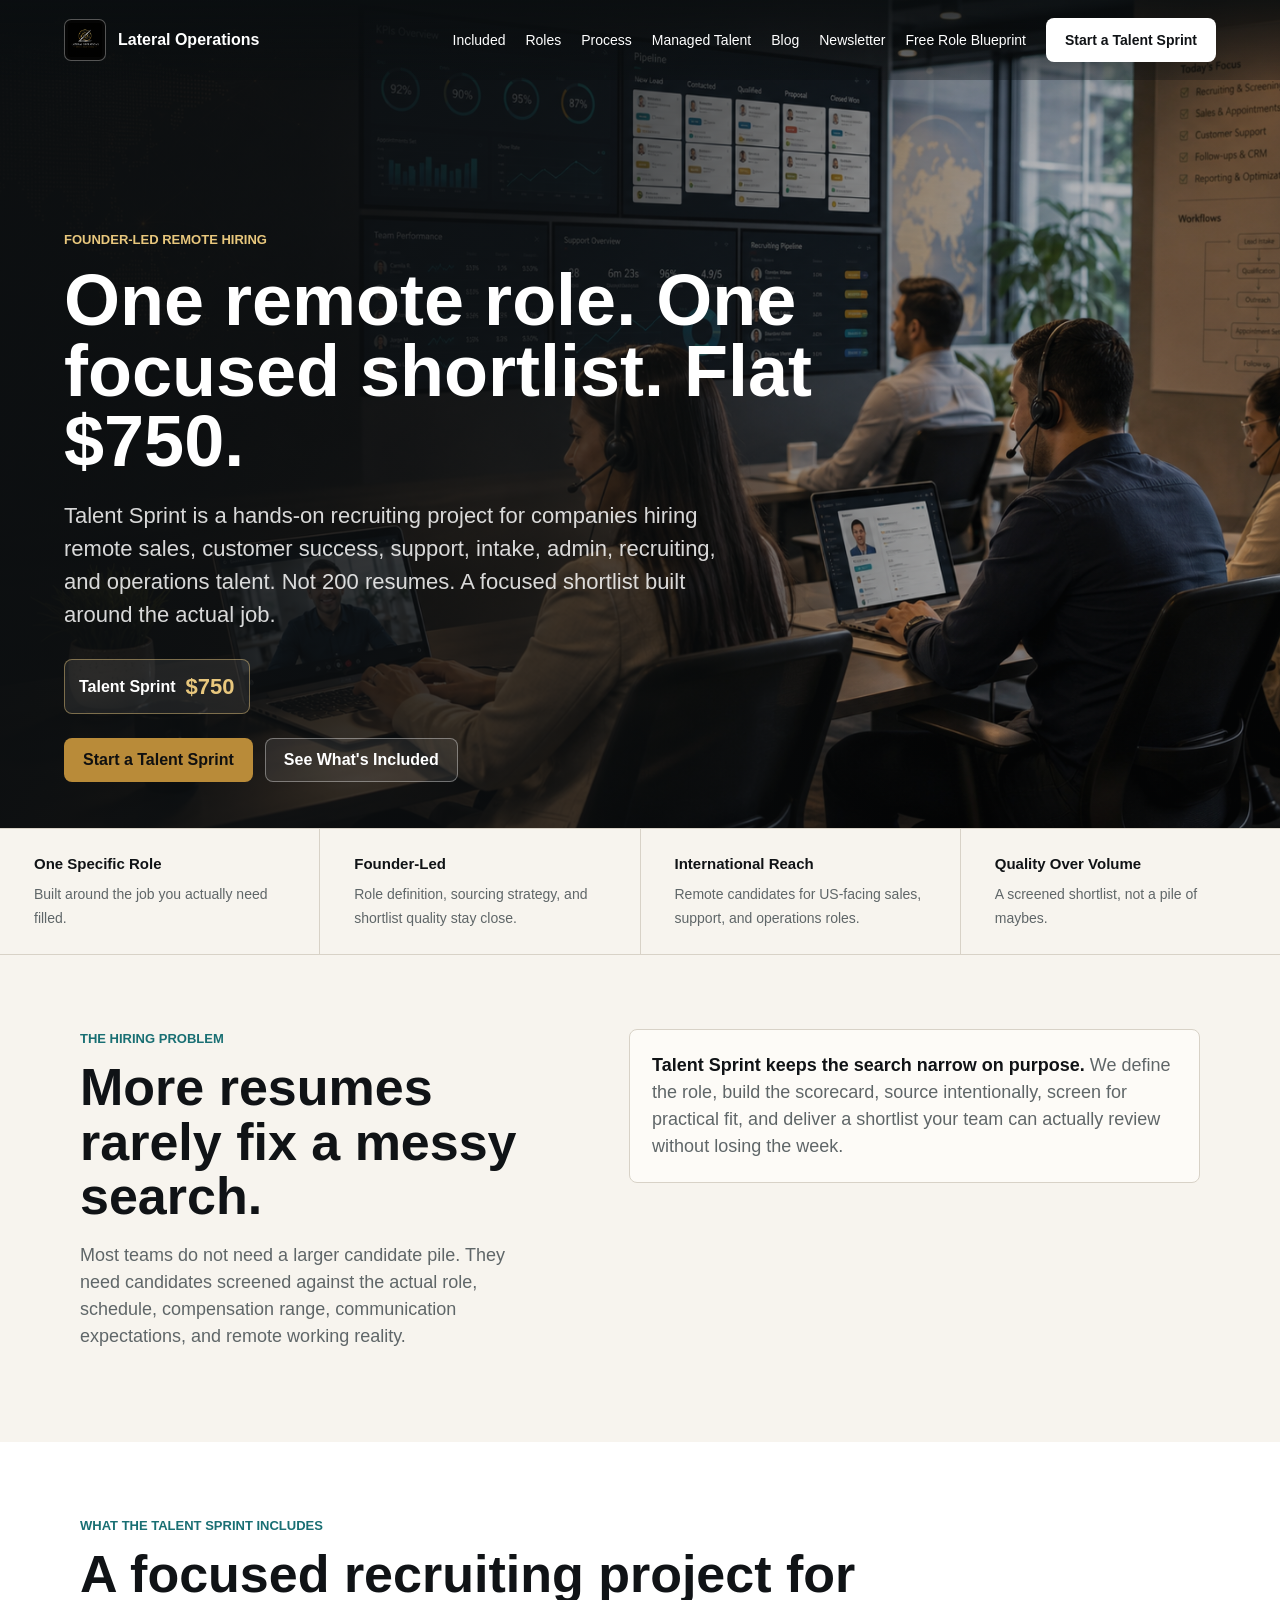
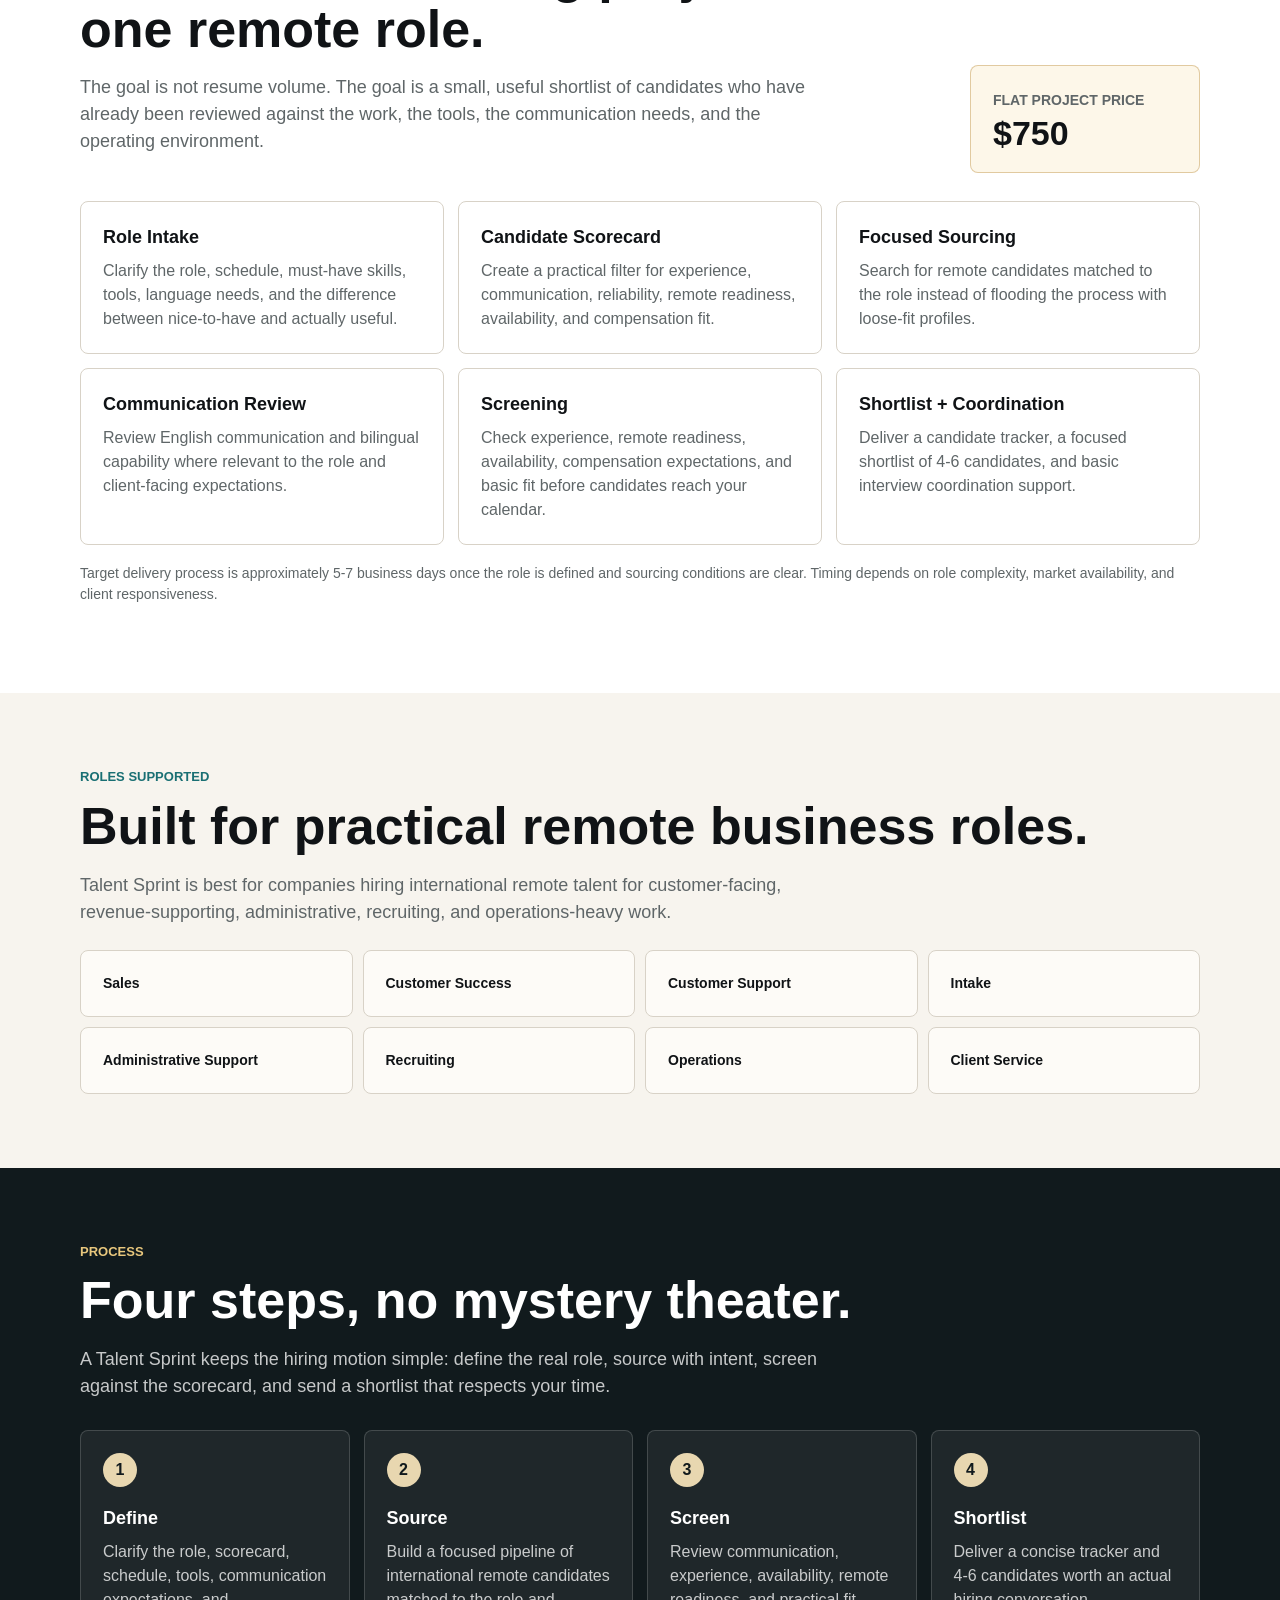
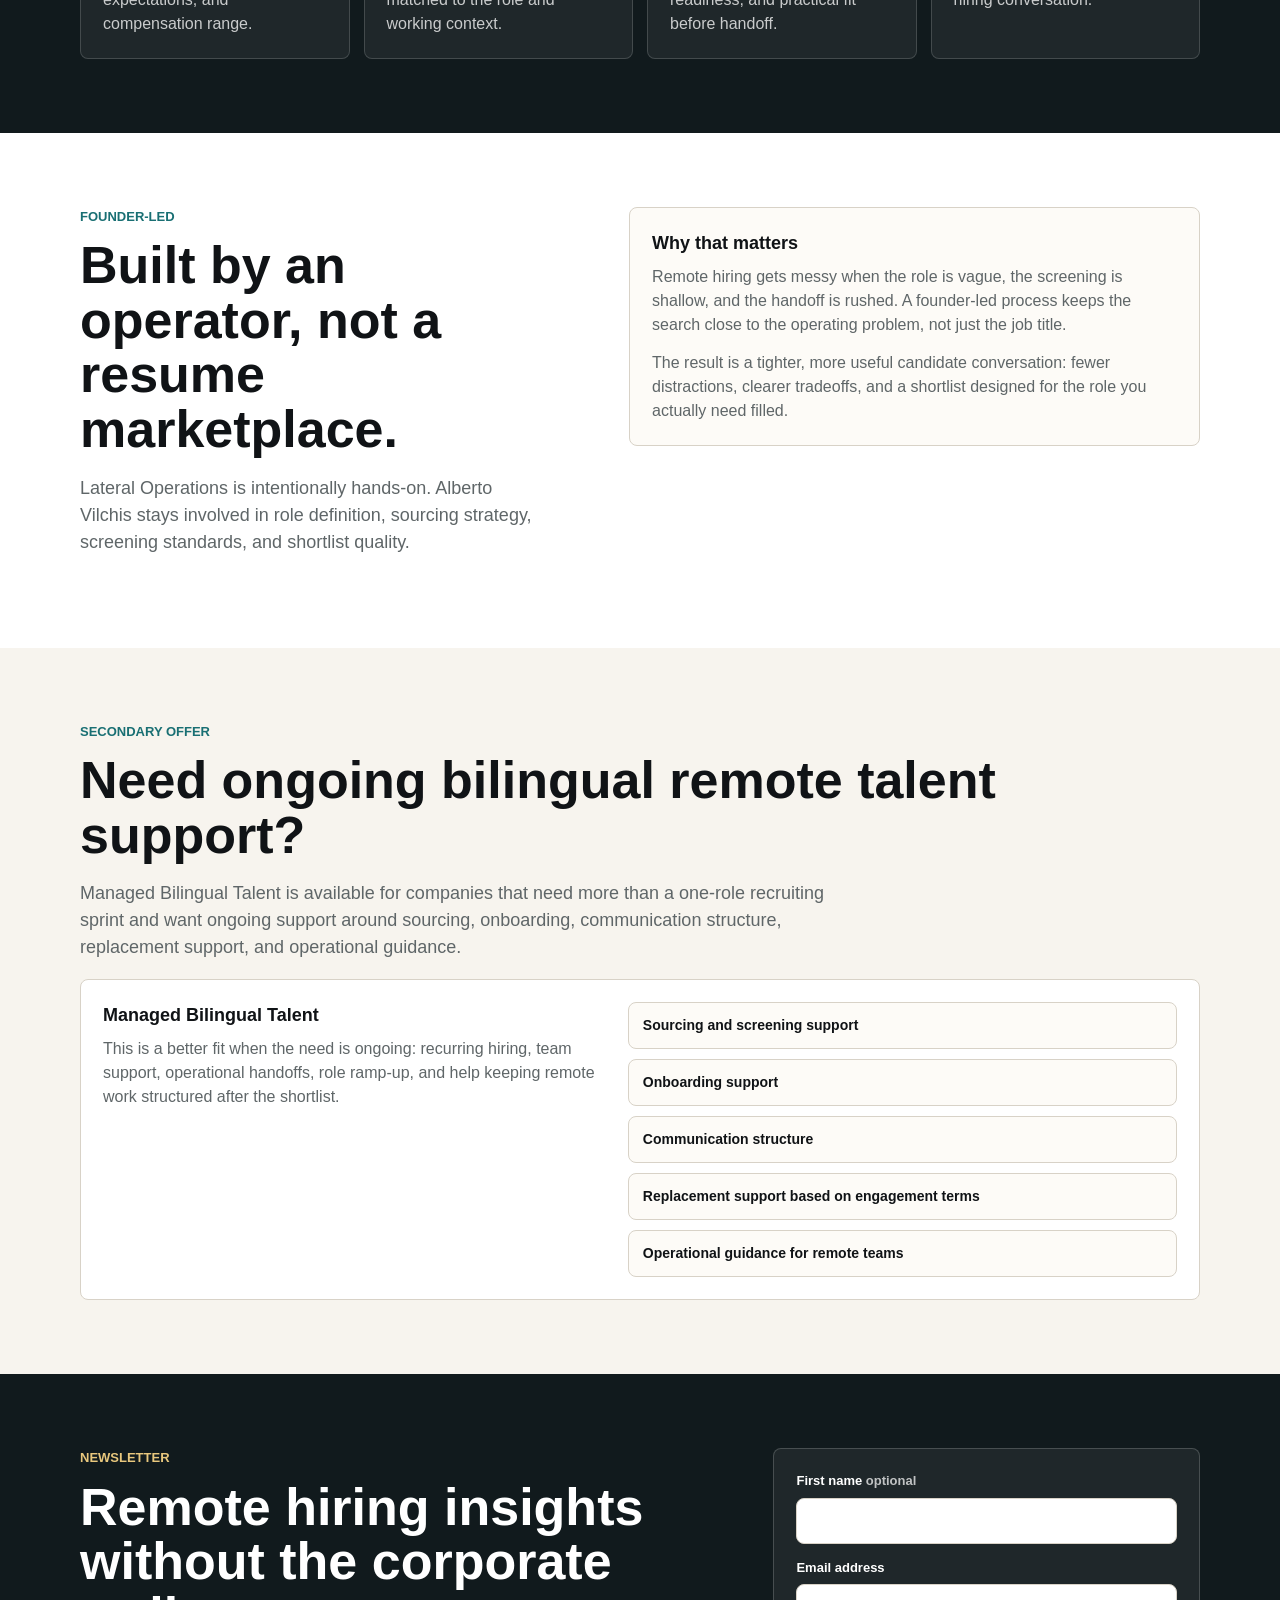
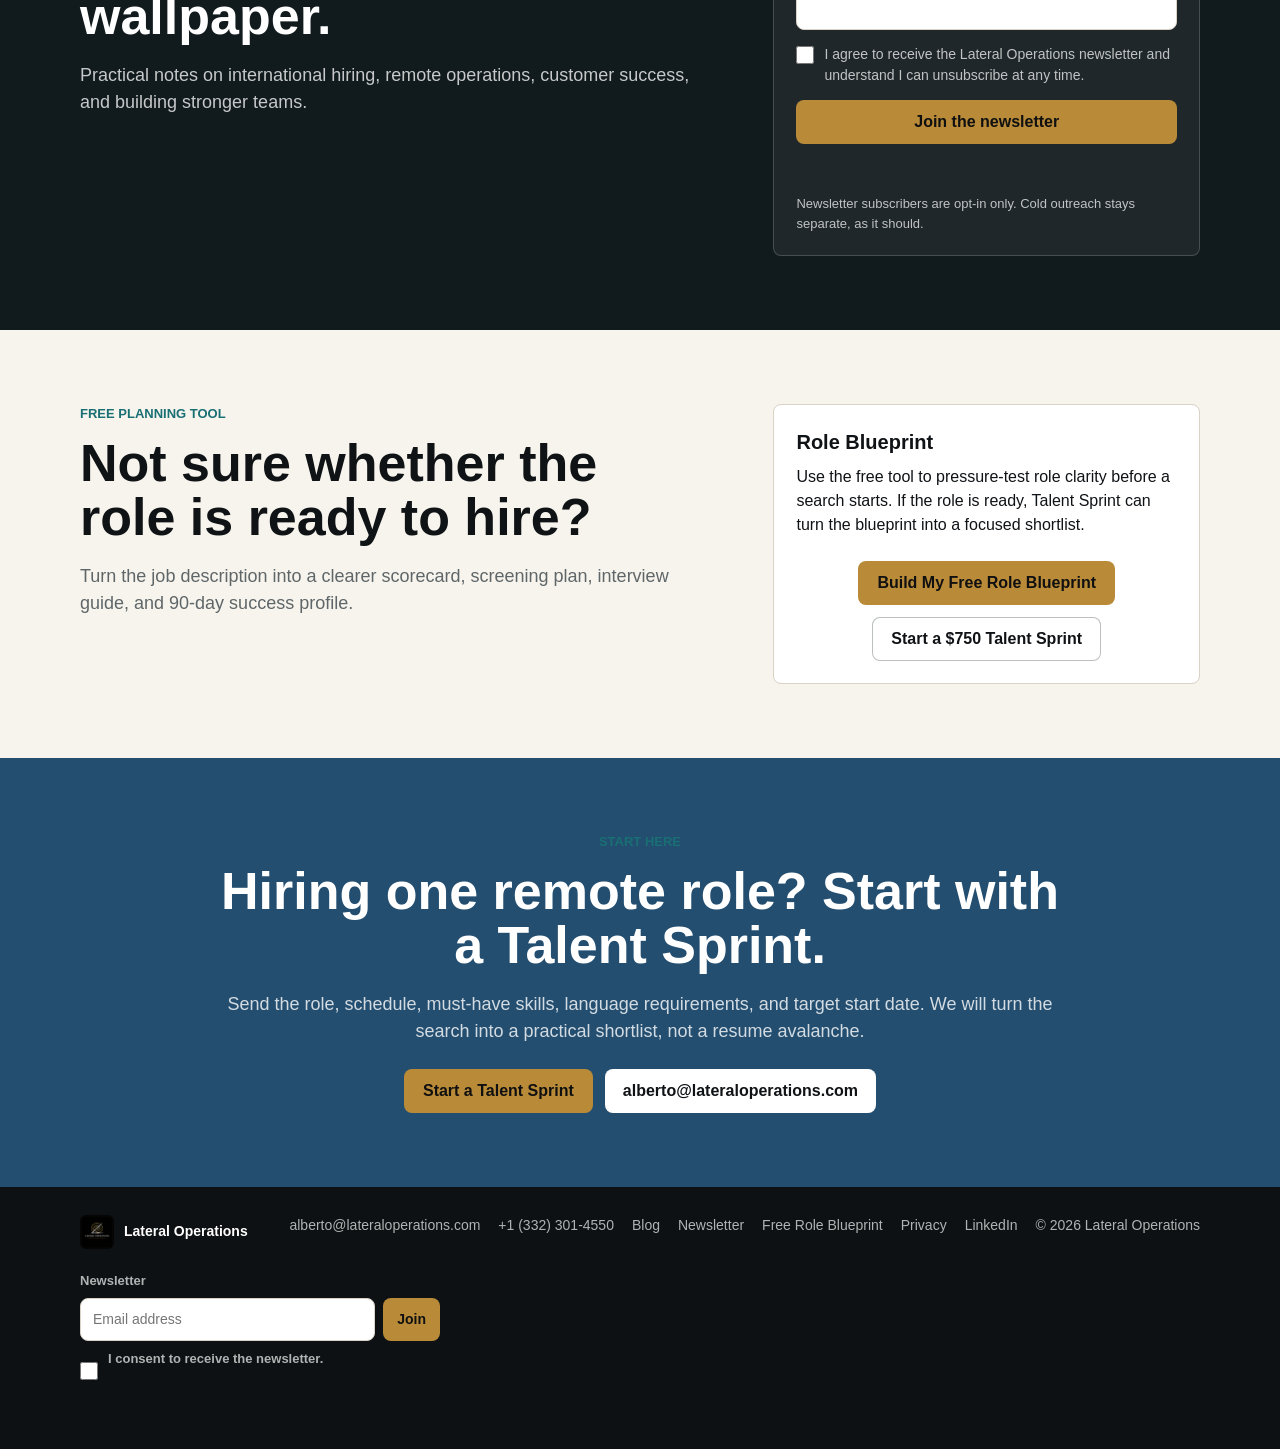
<file: index.html>
<!doctype html>
<html lang="en">
<head>
  <meta charset="utf-8">
  <meta name="viewport" content="width=device-width, initial-scale=1">
  <title>Talent Sprint | Founder-Led Remote Hiring | Lateral Operations</title>
  <meta name="description" content="Founder-led recruiting for one remote role. Get a focused, screened shortlist of international or bilingual talent through a flat $750 Talent Sprint.">
  <meta name="codex-deploy-version" content="homepage-conversion-2026-07-22-v2">
  <link rel="canonical" href="https://www.lateraloperations.com/">
  <meta property="og:title" content="Talent Sprint | Founder-Led Remote Hiring | Lateral Operations">
  <meta property="og:description" content="Founder-led recruiting for one remote role. Get a focused, screened shortlist of international or bilingual talent through a flat $750 Talent Sprint.">
  <meta property="og:url" content="https://www.lateraloperations.com/">
  <meta property="og:image" content="https://www.lateraloperations.com/assets/lateral-operations-hero.png">
  <meta property="og:type" content="website">
  <meta name="twitter:card" content="summary_large_image">
  <meta name="twitter:title" content="Talent Sprint | Founder-Led Remote Hiring | Lateral Operations">
  <meta name="twitter:description" content="Founder-led recruiting for one remote role. Get a focused, screened shortlist of international or bilingual talent through a flat $750 Talent Sprint.">
  <meta name="twitter:image" content="https://www.lateraloperations.com/assets/lateral-operations-hero.png">
  <link rel="icon" href="assets/lateral-operations-logo.png" type="image/png">
  <link rel="alternate" type="application/rss+xml" title="Lateral Operations Blog" href="https://www.lateraloperations.com/rss.xml">
  <style>
    :root {
      --ink: #101316;
      --paper: #f7f4ee;
      --panel: #ffffff;
      --line: #d8d2c7;
      --muted: #5f6668;
      --gold: #b98b39;
      --teal: #196f73;
      --blue: #234e70;
      --dark: #111a1d;
      --radius: 8px;
    }

    * {
      box-sizing: border-box;
    }

    html {
      scroll-behavior: smooth;
    }

    body {
      margin: 0;
      font-family: Arial, Helvetica, sans-serif;
      color: var(--ink);
      background: var(--paper);
      line-height: 1.5;
    }

    a {
      color: inherit;
      text-decoration: none;
    }

    .nav {
      position: fixed;
      z-index: 10;
      top: 0;
      left: 0;
      right: 0;
      display: flex;
      align-items: center;
      justify-content: space-between;
      gap: 24px;
      padding: 18px clamp(18px, 5vw, 64px);
      color: #fff;
      background: linear-gradient(180deg, rgba(10, 14, 16, .78), rgba(10, 14, 16, .06));
    }

    .brand {
      display: flex;
      align-items: center;
      gap: 12px;
      font-weight: 700;
      letter-spacing: 0;
    }

    .brand-logo {
      width: 42px;
      height: 42px;
      border: 1px solid rgba(255, 255, 255, .32);
      border-radius: 7px;
      object-fit: contain;
      background: #050505;
      padding: 3px;
      display: block;
      flex: 0 0 auto;
    }

    .nav-links {
      display: flex;
      align-items: center;
      gap: 20px;
      font-size: 14px;
    }

    .nav-cta,
    .button {
      display: inline-flex;
      align-items: center;
      justify-content: center;
      min-height: 44px;
      padding: 0 18px;
      border: 1px solid transparent;
      border-radius: var(--radius);
      font-weight: 700;
      white-space: nowrap;
    }

    .nav-cta {
      background: #fff;
      color: var(--ink);
    }

    .hero {
      min-height: 92vh;
      display: grid;
      align-items: end;
      position: relative;
      color: #fff;
      background:
        linear-gradient(90deg, rgba(12, 15, 17, .94) 0%, rgba(12, 15, 17, .76) 42%, rgba(12, 15, 17, .25) 76%),
        url("assets/lateral-operations-hero.png") center / cover no-repeat;
      padding: 112px clamp(20px, 5vw, 72px) 46px;
    }

    .hero-inner {
      width: min(800px, 100%);
    }

    .eyebrow {
      color: #e8c77d;
      font-size: 13px;
      font-weight: 700;
      text-transform: uppercase;
      letter-spacing: 0;
      margin-bottom: 16px;
    }

    h1,
    h2,
    h3,
    p {
      margin-top: 0;
    }

    h1 {
      font-size: clamp(40px, 7vw, 76px);
      line-height: .98;
      letter-spacing: 0;
      margin-bottom: 22px;
    }

    .hero p {
      max-width: 690px;
      color: rgba(255, 255, 255, .84);
      font-size: clamp(18px, 2.1vw, 22px);
      margin-bottom: 28px;
    }

    .hero-price {
      display: inline-flex;
      align-items: center;
      gap: 10px;
      margin-bottom: 24px;
      padding: 10px 14px;
      border: 1px solid rgba(232, 199, 125, .46);
      border-radius: var(--radius);
      background: rgba(255, 255, 255, .08);
      color: #fff;
      font-weight: 800;
    }

    .hero-price strong {
      color: #e8c77d;
      font-size: 22px;
    }

    .hero-actions {
      display: flex;
      flex-wrap: wrap;
      gap: 12px;
      align-items: center;
    }

    .button.primary {
      background: var(--gold);
      color: #101010;
    }

    .button.secondary {
      border-color: rgba(255, 255, 255, .36);
      color: #fff;
      background: rgba(255, 255, 255, .08);
    }

    .proof-strip {
      display: grid;
      grid-template-columns: repeat(4, 1fr);
      gap: 1px;
      background: var(--line);
      border-top: 1px solid var(--line);
      border-bottom: 1px solid var(--line);
    }

    .proof {
      background: var(--paper);
      padding: 24px clamp(18px, 3vw, 34px);
    }

    .proof strong {
      display: block;
      font-size: 15px;
      margin-bottom: 6px;
    }

    .proof span {
      color: var(--muted);
      font-size: 14px;
    }

    section {
      padding: 74px clamp(20px, 5vw, 72px);
    }

    .section-inner {
      width: min(1120px, 100%);
      margin: 0 auto;
    }

    .section-kicker {
      color: var(--teal);
      font-size: 13px;
      font-weight: 800;
      text-transform: uppercase;
      margin-bottom: 12px;
    }

    h2 {
      font-size: clamp(31px, 4.8vw, 52px);
      line-height: 1.05;
      letter-spacing: 0;
      margin-bottom: 18px;
    }

    .lead {
      color: var(--muted);
      font-size: 18px;
      max-width: 760px;
    }

    .split {
      display: grid;
      grid-template-columns: minmax(0, .9fr) minmax(0, 1.1fr);
      gap: clamp(34px, 7vw, 82px);
      align-items: start;
    }

    .problem-panel,
    .included-card,
    .role-light,
    .process-step,
    .founder-card,
    .managed-card {
      background: var(--panel);
      border: 1px solid var(--line);
      border-radius: var(--radius);
      padding: 22px;
    }

    .problem-panel {
      background: #fdfbf7;
    }

    .problem-panel p {
      color: var(--muted);
      margin-bottom: 0;
      font-size: 18px;
    }

    .problem-panel strong {
      color: var(--ink);
    }

    .included {
      background: #ffffff;
    }

    .included-header {
      display: grid;
      grid-template-columns: minmax(0, 1fr) auto;
      gap: 28px;
      align-items: end;
      margin-bottom: 28px;
    }

    .price-card {
      min-width: 230px;
      padding: 22px;
      border: 1px solid rgba(185, 139, 57, .42);
      border-radius: var(--radius);
      background: #fdf7e9;
    }

    .price-card span {
      color: var(--muted);
      font-size: 14px;
      font-weight: 700;
      text-transform: uppercase;
    }

    .price-card strong {
      display: block;
      margin-top: 4px;
      font-size: 34px;
      line-height: 1;
    }

    .included-grid {
      display: grid;
      grid-template-columns: repeat(3, minmax(0, 1fr));
      gap: 14px;
    }

    .included-card h3,
    .process-step h3,
    .founder-card h3,
    .managed-card h3 {
      font-size: 18px;
      margin-bottom: 8px;
    }

    .included-card p,
    .process-step p,
    .founder-card p,
    .managed-card p {
      color: var(--muted);
      margin-bottom: 0;
    }

    .timing-note {
      margin-top: 18px;
      color: var(--muted);
      font-size: 14px;
    }

    .roles-supported {
      background: var(--paper);
    }

    .roles-light {
      display: grid;
      grid-template-columns: repeat(4, minmax(0, 1fr));
      gap: 10px;
      margin-top: 24px;
    }

    .role-light {
      background: #fdfbf7;
      color: var(--ink);
      font-size: 14px;
      font-weight: 700;
    }

    .band {
      background: var(--dark);
      color: #fff;
    }

    .band .section-kicker {
      color: #e8c77d;
    }

    .band .lead,
    .band p {
      color: rgba(255, 255, 255, .76);
    }

    .process {
      display: grid;
      grid-template-columns: repeat(4, minmax(0, 1fr));
      gap: 14px;
      margin-top: 30px;
    }

    .process-step {
      background: rgba(255, 255, 255, .06);
      border-color: rgba(255, 255, 255, .16);
    }

    .step-number {
      display: inline-grid;
      place-items: center;
      width: 34px;
      height: 34px;
      border-radius: 50%;
      background: #e8d7b0;
      color: var(--dark);
      font-weight: 800;
      margin-bottom: 18px;
    }

    .founder {
      background: #ffffff;
    }

    .founder-card {
      background: #fdfbf7;
    }

    .founder-card p + p {
      margin-top: 14px;
    }

    .managed {
      background: var(--paper);
    }

    .managed-card {
      display: grid;
      grid-template-columns: minmax(0, .95fr) minmax(0, 1.05fr);
      gap: 28px;
      background: var(--panel);
    }

    .managed-list {
      display: grid;
      gap: 10px;
      margin: 0;
      padding: 0;
      list-style: none;
    }

    .managed-list li {
      padding: 12px 14px;
      border: 1px solid var(--line);
      border-radius: var(--radius);
      background: #fdfbf7;
      color: var(--ink);
      font-size: 14px;
      font-weight: 700;
    }

    .cta {
      background: var(--blue);
      color: #fff;
      text-align: center;
    }

    .cta .section-inner {
      width: min(850px, 100%);
    }

    .cta p {
      color: rgba(255, 255, 255, .8);
      font-size: 18px;
    }

    .cta-actions {
      display: flex;
      justify-content: center;
      flex-wrap: wrap;
      gap: 12px;
      margin-top: 24px;
    }

    .cta .button.secondary {
      background: rgba(255, 255, 255, .08);
    }

    .contact-email {
      display: inline-flex;
      align-items: center;
      justify-content: center;
      min-height: 44px;
      padding: 0 18px;
      border-radius: var(--radius);
      background: #fff;
      color: var(--ink);
      font-weight: 800;
      white-space: nowrap;
    }

    footer {
      padding: 28px clamp(20px, 5vw, 72px);
      background: #0d1113;
      color: rgba(255, 255, 255, .68);
      font-size: 14px;
    }

    footer .section-inner {
      display: flex;
      align-items: center;
      justify-content: space-between;
      gap: 18px;
      flex-wrap: wrap;
    }

    .footer-brand {
      display: flex;
      align-items: center;
      gap: 10px;
      font-weight: 700;
      color: #fff;
    }

    .footer-logo {
      width: 34px;
      height: 34px;
      border-radius: 6px;
      object-fit: contain;
      background: #050505;
      padding: 2px;
    }

    .footer-links {
      display: flex;
      align-items: center;
      gap: 18px;
      flex-wrap: wrap;
    }

    @media (max-width: 900px) {
      .nav {
        position: absolute;
      }

      .nav-links {
        display: none;
      }

      .hero {
        min-height: 88vh;
        background:
          linear-gradient(180deg, rgba(12, 15, 17, .9) 0%, rgba(12, 15, 17, .74) 52%, rgba(12, 15, 17, .45) 100%),
          url("assets/lateral-operations-hero.png") center / cover no-repeat;
      }

      .proof-strip,
      .split,
      .included-header,
      .included-grid,
      .roles-light,
      .process,
      .managed-card {
        grid-template-columns: 1fr;
      }

      .price-card {
        min-width: 0;
      }

      .managed-card {
        gap: 20px;
      }
    }

    @media (max-width: 560px) {
      .brand-name {
        display: none;
      }

      .hero {
        padding-bottom: 34px;
      }

      .hero-actions,
      .cta-actions {
        align-items: stretch;
        flex-direction: column;
      }

      .button,
      .contact-email {
        width: 100%;
      }
    }
  </style>
  <link rel="stylesheet" href="assets/site.css">
</head>
<body>
  <header class="nav">
    <a class="brand" href="#">
      <img class="brand-logo" src="assets/lateral-operations-logo.png" alt="Lateral Operations logo">
      <span class="brand-name">Lateral Operations</span>
    </a>
    <nav class="nav-links" aria-label="Main navigation">
      <a href="#included">Included</a>
      <a href="#roles">Roles</a>
      <a href="#process">Process</a>
      <a href="#managed">Managed Talent</a>
      <a href="blog/">Blog</a>
      <a href="newsletter/">Newsletter</a>
      <a href="role-blueprint/">Free Role Blueprint</a>
      <a class="nav-cta" href="https://calendar.app.google/tW24dFbjDKWzCcVLA" target="_blank" rel="noopener">Start a Talent Sprint</a>
    </nav>
  </header>

  <main>
    <section class="hero">
      <div class="hero-inner">
        <div class="eyebrow">Founder-led remote hiring</div>
        <h1>One remote role. One focused shortlist. Flat $750.</h1>
        <p>Talent Sprint is a hands-on recruiting project for companies hiring remote sales, customer success, support, intake, admin, recruiting, and operations talent. Not 200 resumes. A focused shortlist built around the actual job.</p>
        <div class="hero-price">
          <span>Talent Sprint</span>
          <strong>$750</strong>
        </div>
        <div class="hero-actions">
          <a class="button primary" href="https://calendar.app.google/tW24dFbjDKWzCcVLA" target="_blank" rel="noopener">Start a Talent Sprint</a>
          <a class="button secondary" href="#included">See What's Included</a>
        </div>
      </div>
    </section>

    <div class="proof-strip" aria-label="Talent Sprint strengths">
      <div class="proof">
        <strong>One Specific Role</strong>
        <span>Built around the job you actually need filled.</span>
      </div>
      <div class="proof">
        <strong>Founder-Led</strong>
        <span>Role definition, sourcing strategy, and shortlist quality stay close.</span>
      </div>
      <div class="proof">
        <strong>International Reach</strong>
        <span>Remote candidates for US-facing sales, support, and operations roles.</span>
      </div>
      <div class="proof">
        <strong>Quality Over Volume</strong>
        <span>A screened shortlist, not a pile of maybes.</span>
      </div>
    </div>

    <section id="problem">
      <div class="section-inner split">
        <div>
          <div class="section-kicker">The hiring problem</div>
          <h2>More resumes rarely fix a messy search.</h2>
          <p class="lead">Most teams do not need a larger candidate pile. They need candidates screened against the actual role, schedule, compensation range, communication expectations, and remote working reality.</p>
        </div>
        <div class="problem-panel">
          <p><strong>Talent Sprint keeps the search narrow on purpose.</strong> We define the role, build the scorecard, source intentionally, screen for practical fit, and deliver a shortlist your team can actually review without losing the week.</p>
        </div>
      </div>
    </section>

    <section id="included" class="included">
      <div class="section-inner">
        <div class="included-header">
          <div>
            <div class="section-kicker">What the Talent Sprint includes</div>
            <h2>A focused recruiting project for one remote role.</h2>
            <p class="lead">The goal is not resume volume. The goal is a small, useful shortlist of candidates who have already been reviewed against the work, the tools, the communication needs, and the operating environment.</p>
          </div>
          <div class="price-card" aria-label="Talent Sprint price">
            <span>Flat project price</span>
            <strong>$750</strong>
          </div>
        </div>

        <div class="included-grid">
          <article class="included-card">
            <h3>Role Intake</h3>
            <p>Clarify the role, schedule, must-have skills, tools, language needs, and the difference between nice-to-have and actually useful.</p>
          </article>
          <article class="included-card">
            <h3>Candidate Scorecard</h3>
            <p>Create a practical filter for experience, communication, reliability, remote readiness, availability, and compensation fit.</p>
          </article>
          <article class="included-card">
            <h3>Focused Sourcing</h3>
            <p>Search for remote candidates matched to the role instead of flooding the process with loose-fit profiles.</p>
          </article>
          <article class="included-card">
            <h3>Communication Review</h3>
            <p>Review English communication and bilingual capability where relevant to the role and client-facing expectations.</p>
          </article>
          <article class="included-card">
            <h3>Screening</h3>
            <p>Check experience, remote readiness, availability, compensation expectations, and basic fit before candidates reach your calendar.</p>
          </article>
          <article class="included-card">
            <h3>Shortlist + Coordination</h3>
            <p>Deliver a candidate tracker, a focused shortlist of 4-6 candidates, and basic interview coordination support.</p>
          </article>
        </div>
        <p class="timing-note">Target delivery process is approximately 5-7 business days once the role is defined and sourcing conditions are clear. Timing depends on role complexity, market availability, and client responsiveness.</p>
      </div>
    </section>

    <section id="roles" class="roles-supported">
      <div class="section-inner">
        <div class="section-kicker">Roles supported</div>
        <h2>Built for practical remote business roles.</h2>
        <p class="lead">Talent Sprint is best for companies hiring international remote talent for customer-facing, revenue-supporting, administrative, recruiting, and operations-heavy work.</p>
        <div class="roles-light" aria-label="Roles Lateral Operations supports">
          <span class="role-light">Sales</span>
          <span class="role-light">Customer Success</span>
          <span class="role-light">Customer Support</span>
          <span class="role-light">Intake</span>
          <span class="role-light">Administrative Support</span>
          <span class="role-light">Recruiting</span>
          <span class="role-light">Operations</span>
          <span class="role-light">Client Service</span>
        </div>
      </div>
    </section>

    <section id="process" class="band">
      <div class="section-inner">
        <div class="section-kicker">Process</div>
        <h2>Four steps, no mystery theater.</h2>
        <p class="lead">A Talent Sprint keeps the hiring motion simple: define the real role, source with intent, screen against the scorecard, and send a shortlist that respects your time.</p>
        <div class="process">
          <article class="process-step">
            <span class="step-number">1</span>
            <h3>Define</h3>
            <p>Clarify the role, scorecard, schedule, tools, communication expectations, and compensation range.</p>
          </article>
          <article class="process-step">
            <span class="step-number">2</span>
            <h3>Source</h3>
            <p>Build a focused pipeline of international remote candidates matched to the role and working context.</p>
          </article>
          <article class="process-step">
            <span class="step-number">3</span>
            <h3>Screen</h3>
            <p>Review communication, experience, availability, remote readiness, and practical fit before handoff.</p>
          </article>
          <article class="process-step">
            <span class="step-number">4</span>
            <h3>Shortlist</h3>
            <p>Deliver a concise tracker and 4-6 candidates worth an actual hiring conversation.</p>
          </article>
        </div>
      </div>
    </section>

    <section id="founder" class="founder">
      <div class="section-inner split">
        <div>
          <div class="section-kicker">Founder-led</div>
          <h2>Built by an operator, not a resume marketplace.</h2>
          <p class="lead">Lateral Operations is intentionally hands-on. Alberto Vilchis stays involved in role definition, sourcing strategy, screening standards, and shortlist quality.</p>
        </div>
        <div class="founder-card">
          <h3>Why that matters</h3>
          <p>Remote hiring gets messy when the role is vague, the screening is shallow, and the handoff is rushed. A founder-led process keeps the search close to the operating problem, not just the job title.</p>
          <p>The result is a tighter, more useful candidate conversation: fewer distractions, clearer tradeoffs, and a shortlist designed for the role you actually need filled.</p>
        </div>
      </div>
    </section>

    <section id="managed" class="managed">
      <div class="section-inner">
        <div class="section-kicker">Secondary offer</div>
        <h2>Need ongoing bilingual remote talent support?</h2>
        <p class="lead">Managed Bilingual Talent is available for companies that need more than a one-role recruiting sprint and want ongoing support around sourcing, onboarding, communication structure, replacement support, and operational guidance.</p>
        <div class="managed-card">
          <div>
            <h3>Managed Bilingual Talent</h3>
            <p>This is a better fit when the need is ongoing: recurring hiring, team support, operational handoffs, role ramp-up, and help keeping remote work structured after the shortlist.</p>
          </div>
          <ul class="managed-list" aria-label="Managed Bilingual Talent support areas">
            <li>Sourcing and screening support</li>
            <li>Onboarding support</li>
            <li>Communication structure</li>
            <li>Replacement support based on engagement terms</li>
            <li>Operational guidance for remote teams</li>
          </ul>
        </div>
      </div>
    </section>

    <section class="newsletter-band" aria-labelledby="newsletter-heading">
      <div class="section-inner newsletter-grid">
        <div>
          <div class="section-kicker">Newsletter</div>
          <h2 id="newsletter-heading">Remote hiring insights without the corporate wallpaper.</h2>
          <p class="lead">Practical notes on international hiring, remote operations, customer success, and building stronger teams.</p>
        </div>
        <form class="newsletter-form" data-newsletter-form novalidate>
          <input type="text" name="website" tabindex="-1" autocomplete="off" class="form-hp" aria-hidden="true">
          <input type="hidden" name="formStartedAt" data-form-started-at>
          <div class="form-row">
            <label for="home-first-name">First name <span>optional</span></label>
            <input id="home-first-name" name="firstName" type="text" autocomplete="given-name">
          </div>
          <div class="form-row">
            <label for="home-email">Email address</label>
            <input id="home-email" name="email" type="email" autocomplete="email" required>
          </div>
          <label class="consent-row">
            <input name="consent" type="checkbox" required>
            <span>I agree to receive the Lateral Operations newsletter and understand I can unsubscribe at any time.</span>
          </label>
          <button class="button primary" type="submit">Join the newsletter</button>
          <p class="form-message" data-form-message role="status" aria-live="polite"></p>
          <p class="privacy-note">Newsletter subscribers are opt-in only. Cold outreach stays separate, as it should.</p>
        </form>
      </div>
    </section>

    <section class="blueprint-promo" aria-labelledby="blueprint-promo-heading">
      <div class="section-inner newsletter-grid">
        <div>
          <div class="section-kicker">Free planning tool</div>
          <h2 id="blueprint-promo-heading">Not sure whether the role is ready to hire?</h2>
          <p class="lead">Turn the job description into a clearer scorecard, screening plan, interview guide, and 90-day success profile.</p>
        </div>
        <div class="simple-card">
          <h3>Role Blueprint</h3>
          <p>Use the free tool to pressure-test role clarity before a search starts. If the role is ready, Talent Sprint can turn the blueprint into a focused shortlist.</p>
          <div class="cta-actions">
            <a class="button primary" href="role-blueprint/">Build My Free Role Blueprint</a>
            <a class="button secondary dark" href="https://calendar.app.google/tW24dFbjDKWzCcVLA" target="_blank" rel="noopener">Start a $750 Talent Sprint</a>
          </div>
        </div>
      </div>
    </section>

    <section id="booking" class="cta">
      <div class="section-inner">
        <div class="section-kicker">Start here</div>
        <h2>Hiring one remote role? Start with a Talent Sprint.</h2>
        <p>Send the role, schedule, must-have skills, language requirements, and target start date. We will turn the search into a practical shortlist, not a resume avalanche.</p>
        <div class="cta-actions">
          <a class="button primary" href="https://calendar.app.google/tW24dFbjDKWzCcVLA" target="_blank" rel="noopener">Start a Talent Sprint</a>
          <a class="contact-email" href="mailto:alberto@lateraloperations.com?subject=Talent%20Sprint%20Inquiry">alberto@lateraloperations.com</a>
        </div>
      </div>
    </section>
  </main>

  <footer>
    <div class="section-inner">
      <span class="footer-brand">
        <img class="footer-logo" src="assets/lateral-operations-logo.png" alt="" aria-hidden="true">
        <span>Lateral Operations</span>
      </span>
      <div class="footer-links">
        <a href="mailto:alberto@lateraloperations.com?subject=Talent%20Sprint%20Inquiry">alberto@lateraloperations.com</a>
        <a href="tel:+13323014550">+1 (332) 301-4550</a>
        <a href="blog/">Blog</a>
        <a href="newsletter/">Newsletter</a>
        <a href="role-blueprint/">Free Role Blueprint</a>
        <a href="privacy/">Privacy</a>
        <a href="https://www.linkedin.com/company/lateral-operations/" target="_blank" rel="noopener">LinkedIn</a>
        <span>&copy; 2026 Lateral Operations</span>
      </div>
      <form class="footer-newsletter" data-newsletter-form novalidate aria-label="Newsletter signup">
        <input type="text" name="website" tabindex="-1" autocomplete="off" class="form-hp" aria-hidden="true">
        <input type="hidden" name="formStartedAt" data-form-started-at>
        <label for="footer-email">Newsletter</label>
        <div class="footer-form-row">
          <input id="footer-email" name="email" type="email" autocomplete="email" placeholder="Email address" required>
          <button type="submit">Join</button>
        </div>
        <label class="footer-consent">
          <input name="consent" type="checkbox" required>
          <span>I consent to receive the newsletter.</span>
        </label>
        <p class="form-message" data-form-message role="status" aria-live="polite"></p>
      </form>
    </div>
  </footer>
  <script src="assets/newsletter.js" defer></script>
</body>
</html>
</file>
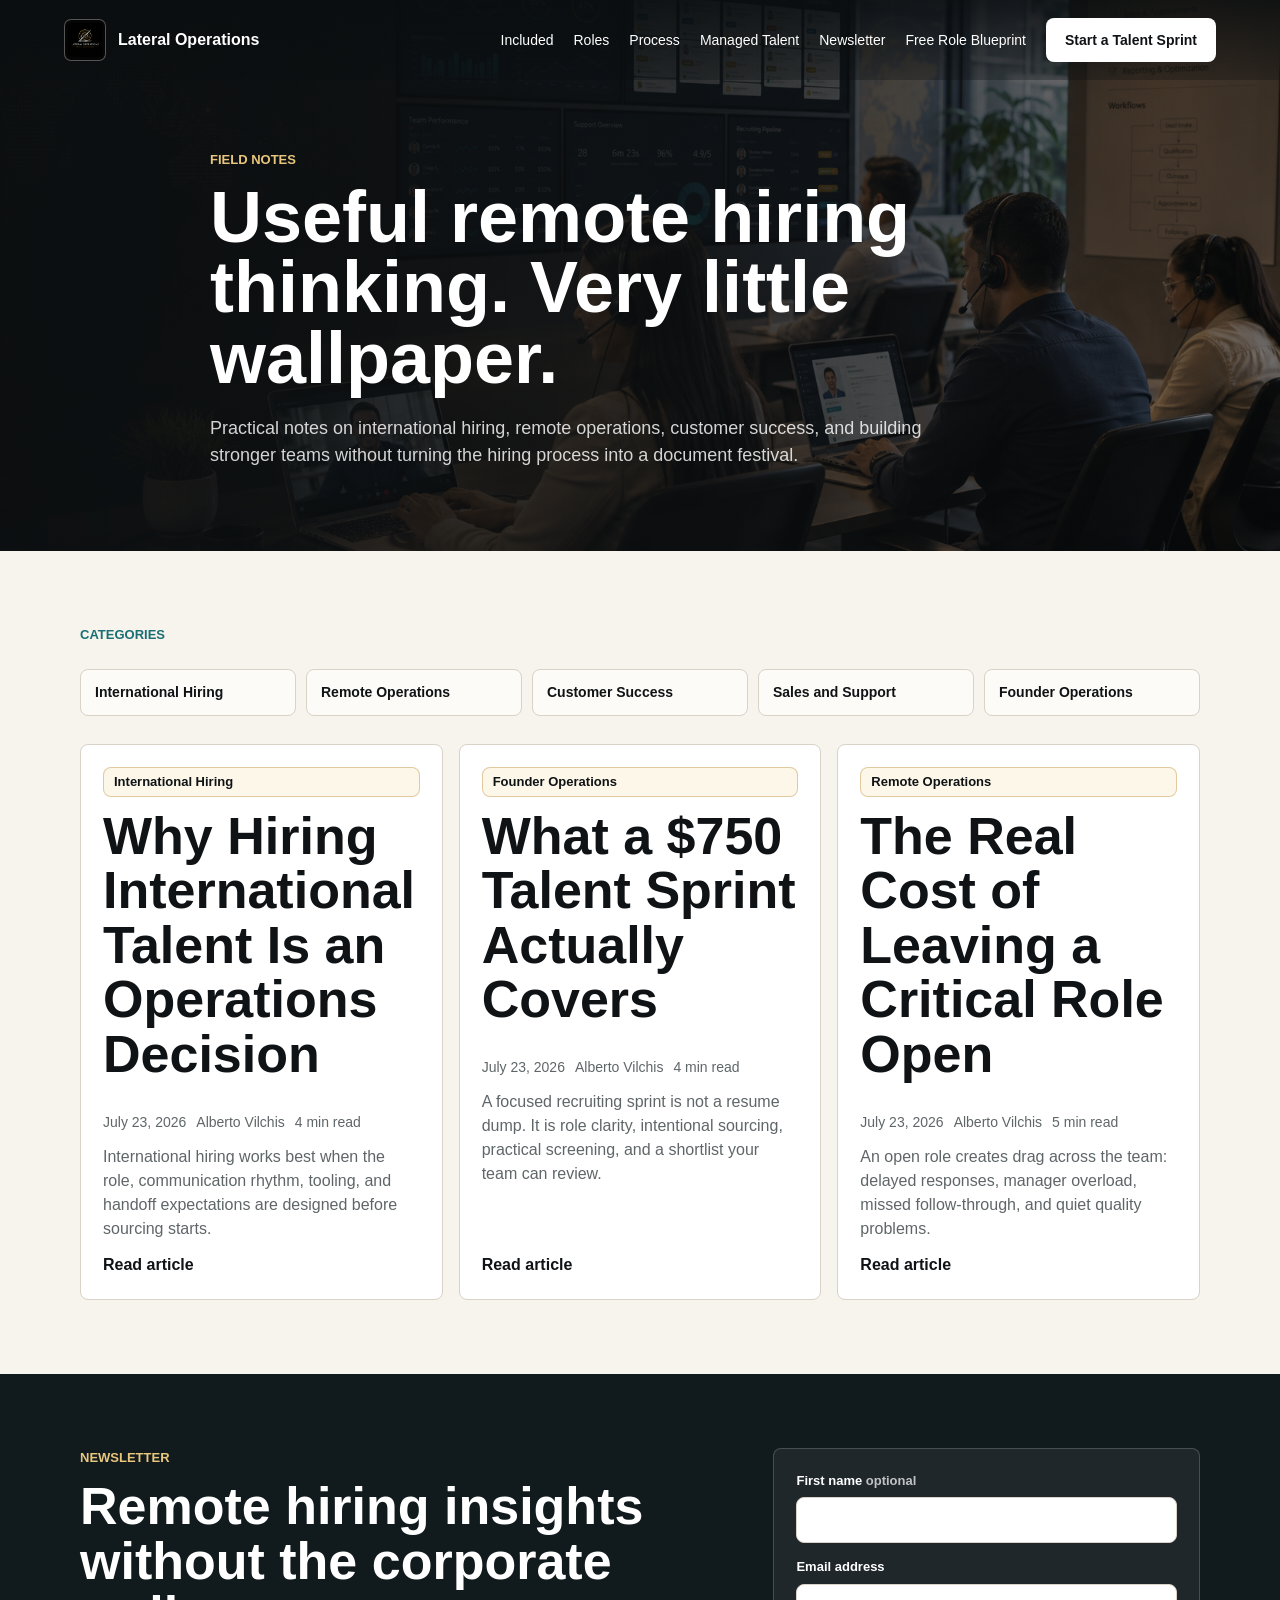
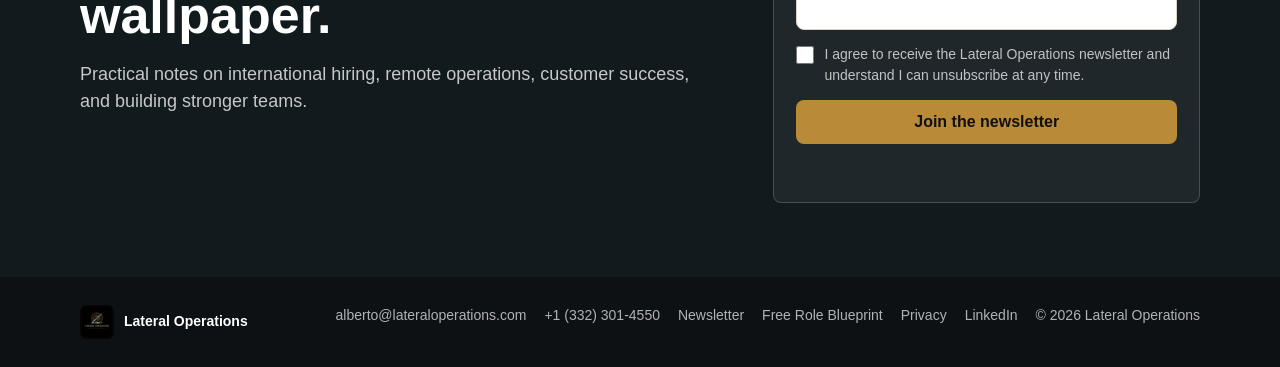
<file: blog/index.html>
<!doctype html>
<html lang="en">
<head>
  <meta charset="utf-8">
  <meta name="viewport" content="width=device-width, initial-scale=1">
  <title>Blog | Lateral Operations</title>
  <meta name="description" content="Practical notes on international hiring, remote operations, customer success, sales support, and founder-led hiring systems.">
  <link rel="canonical" href="https://www.lateraloperations.com/blog/">
  <meta property="og:title" content="Blog | Lateral Operations">
  <meta property="og:description" content="Practical notes on international hiring, remote operations, customer success, sales support, and founder-led hiring systems.">
  <meta property="og:url" content="https://www.lateraloperations.com/blog/">
  <meta property="og:image" content="https://www.lateraloperations.com/assets/lateral-operations-hero.png">
  <meta property="og:type" content="website">
  <meta name="twitter:card" content="summary_large_image">
  <meta name="twitter:title" content="Blog | Lateral Operations">
  <meta name="twitter:description" content="Practical notes on international hiring, remote operations, customer success, sales support, and founder-led hiring systems.">
  <meta name="twitter:image" content="https://www.lateraloperations.com/assets/lateral-operations-hero.png">
  <link rel="icon" href="../assets/lateral-operations-logo.png" type="image/png">
  <link rel="alternate" type="application/rss+xml" title="Lateral Operations Blog" href="https://www.lateraloperations.com/rss.xml">
  <link rel="stylesheet" href="../assets/site.css">
  <script type="application/ld+json">
  {
    "@context": "https://schema.org",
    "@type": "Blog",
    "name": "Lateral Operations Blog",
    "url": "https://www.lateraloperations.com/blog/",
    "description": "Practical notes on international hiring, remote operations, customer success, sales support, and founder-led hiring systems.",
    "publisher": {
      "@type": "Organization",
      "name": "Lateral Operations",
      "url": "https://www.lateraloperations.com/"
    }
  }
  </script>
</head>
<body>
  <header class="nav">
    <a class="brand" href="../">
      <img class="brand-logo" src="../assets/lateral-operations-logo.png" alt="Lateral Operations logo">
      <span class="brand-name">Lateral Operations</span>
    </a>
    <nav class="nav-links" aria-label="Main navigation">
      <a href="../#included">Included</a>
      <a href="../#roles">Roles</a>
      <a href="../#process">Process</a>
      <a href="../#managed">Managed Talent</a>
      <a href="../newsletter/">Newsletter</a>
      <a href="../role-blueprint/">Free Role Blueprint</a>
      <a class="nav-cta" href="https://calendar.app.google/tW24dFbjDKWzCcVLA" target="_blank" rel="noopener">Start a Talent Sprint</a>
    </nav>
  </header>

  <main>
    <section class="page-hero">
      <div class="section-inner page-hero-narrow">
        <div class="section-kicker">Field notes</div>
        <h1>Useful remote hiring thinking. Very little wallpaper.</h1>
        <p class="lead">Practical notes on international hiring, remote operations, customer success, and building stronger teams without turning the hiring process into a document festival.</p>
      </div>
    </section>

    <section>
      <div class="section-inner">
        <div class="section-kicker">Categories</div>
        <div class="category-grid" aria-label="Blog categories">
          <span>International Hiring</span>
          <span>Remote Operations</span>
          <span>Customer Success</span>
          <span>Sales and Support</span>
          <span>Founder Operations</span>
        </div>

        <div class="blog-list" aria-label="Articles">
          <article class="post-card">
            <span class="pill">International Hiring</span>
            <h2>Why Hiring International Talent Is an Operations Decision</h2>
            <div class="meta-row">
              <span>July 23, 2026</span>
              <span>Alberto Vilchis</span>
              <span>4 min read</span>
            </div>
            <p>International hiring works best when the role, communication rhythm, tooling, and handoff expectations are designed before sourcing starts.</p>
            <a class="read-link" href="why-hiring-international-talent-is-an-operations-decision/">Read article</a>
          </article>

          <article class="post-card">
            <span class="pill">Founder Operations</span>
            <h2>What a $750 Talent Sprint Actually Covers</h2>
            <div class="meta-row">
              <span>July 23, 2026</span>
              <span>Alberto Vilchis</span>
              <span>4 min read</span>
            </div>
            <p>A focused recruiting sprint is not a resume dump. It is role clarity, intentional sourcing, practical screening, and a shortlist your team can review.</p>
            <a class="read-link" href="what-a-750-talent-sprint-actually-covers/">Read article</a>
          </article>

          <article class="post-card">
            <span class="pill">Remote Operations</span>
            <h2>The Real Cost of Leaving a Critical Role Open</h2>
            <div class="meta-row">
              <span>July 23, 2026</span>
              <span>Alberto Vilchis</span>
              <span>5 min read</span>
            </div>
            <p>An open role creates drag across the team: delayed responses, manager overload, missed follow-through, and quiet quality problems.</p>
            <a class="read-link" href="the-real-cost-of-leaving-a-critical-role-open/">Read article</a>
          </article>
        </div>
      </div>
    </section>

    <section class="newsletter-band" aria-labelledby="blog-newsletter-heading">
      <div class="section-inner newsletter-grid">
        <div>
          <div class="section-kicker">Newsletter</div>
          <h2 id="blog-newsletter-heading">Remote hiring insights without the corporate wallpaper.</h2>
          <p class="lead">Practical notes on international hiring, remote operations, customer success, and building stronger teams.</p>
        </div>
        <form class="newsletter-form" data-newsletter-form novalidate>
          <input type="text" name="website" tabindex="-1" autocomplete="off" class="form-hp" aria-hidden="true">
          <input type="hidden" name="formStartedAt" data-form-started-at>
          <div class="form-row">
            <label for="blog-first-name">First name <span>optional</span></label>
            <input id="blog-first-name" name="firstName" type="text" autocomplete="given-name">
          </div>
          <div class="form-row">
            <label for="blog-email">Email address</label>
            <input id="blog-email" name="email" type="email" autocomplete="email" required>
          </div>
          <label class="consent-row">
            <input name="consent" type="checkbox" required>
            <span>I agree to receive the Lateral Operations newsletter and understand I can unsubscribe at any time.</span>
          </label>
          <button class="button primary" type="submit">Join the newsletter</button>
          <p class="form-message" data-form-message role="status" aria-live="polite"></p>
        </form>
      </div>
    </section>
  </main>

  <footer>
    <div class="section-inner">
      <span class="footer-brand">
        <img class="footer-logo" src="../assets/lateral-operations-logo.png" alt="" aria-hidden="true">
        <span>Lateral Operations</span>
      </span>
      <div class="footer-links">
        <a href="mailto:alberto@lateraloperations.com?subject=Talent%20Sprint%20Inquiry">alberto@lateraloperations.com</a>
        <a href="tel:+13323014550">+1 (332) 301-4550</a>
        <a href="../newsletter/">Newsletter</a>
        <a href="../role-blueprint/">Free Role Blueprint</a>
        <a href="../privacy/">Privacy</a>
        <a href="https://www.linkedin.com/company/lateral-operations/" target="_blank" rel="noopener">LinkedIn</a>
        <span>&copy; 2026 Lateral Operations</span>
      </div>
    </div>
  </footer>
  <script src="../assets/newsletter.js" defer></script>
</body>
</html>
</file>
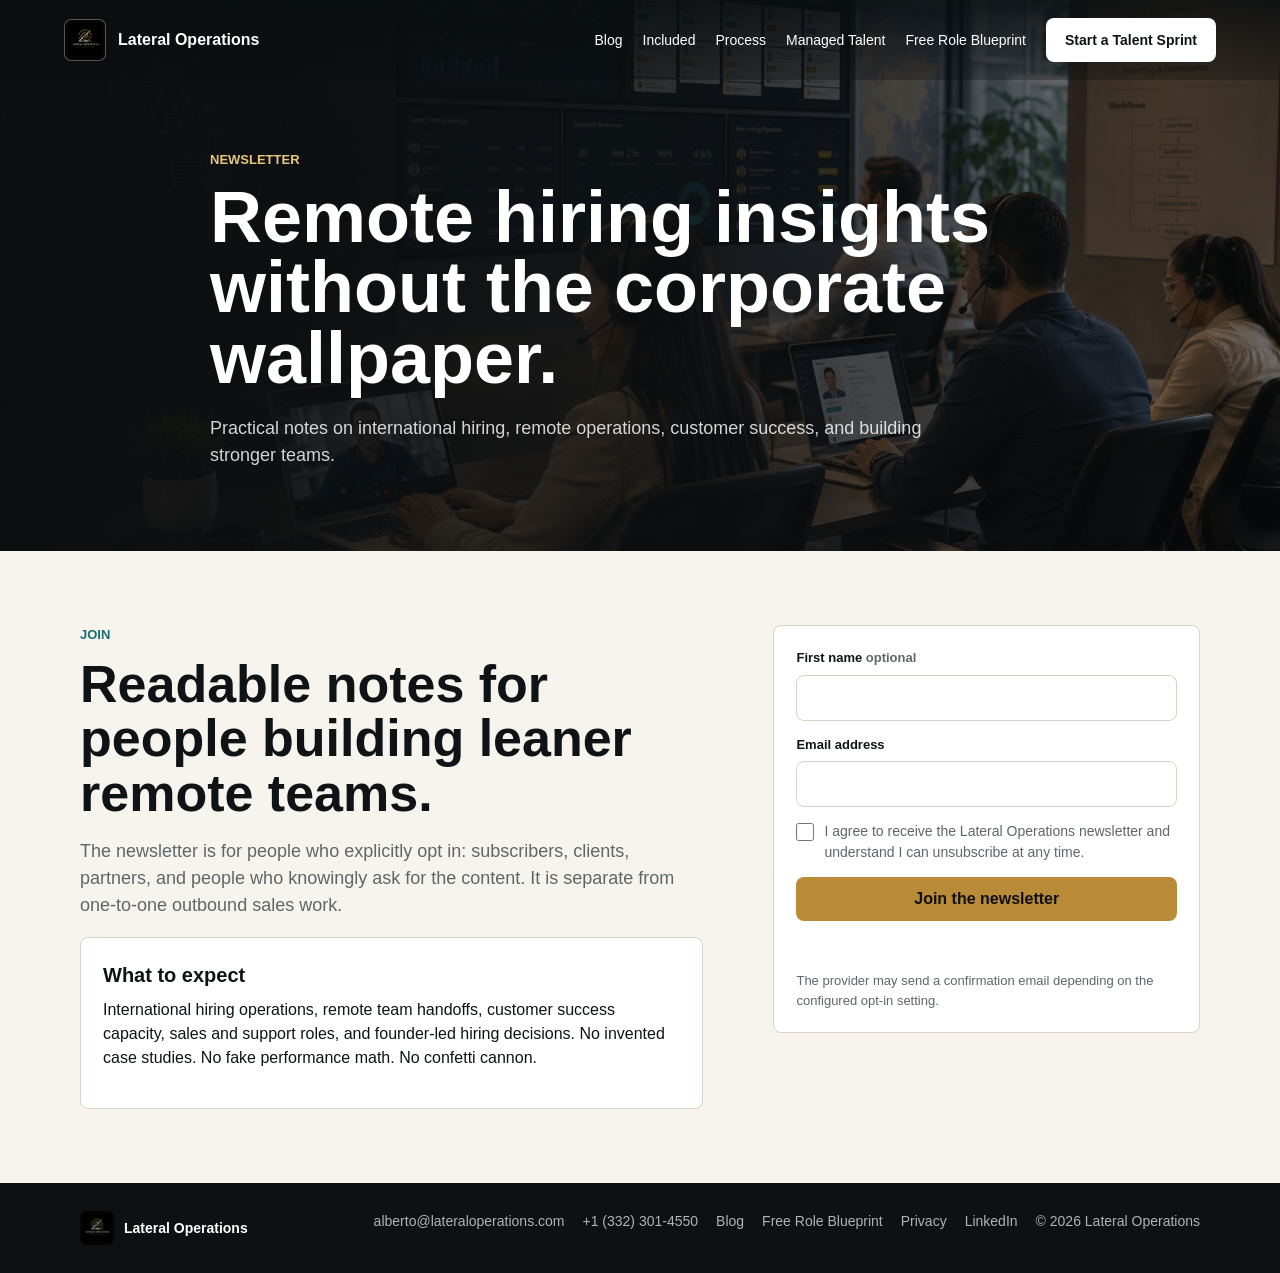
<file: newsletter/index.html>
<!doctype html>
<html lang="en">
<head>
  <meta charset="utf-8">
  <meta name="viewport" content="width=device-width, initial-scale=1">
  <title>Newsletter | Lateral Operations</title>
  <meta name="description" content="Join the Lateral Operations newsletter for practical notes on international hiring, remote operations, customer success, and building stronger teams.">
  <link rel="canonical" href="https://www.lateraloperations.com/newsletter/">
  <meta property="og:title" content="Newsletter | Lateral Operations">
  <meta property="og:description" content="Remote hiring insights without the corporate wallpaper.">
  <meta property="og:url" content="https://www.lateraloperations.com/newsletter/">
  <meta property="og:image" content="https://www.lateraloperations.com/assets/lateral-operations-hero.png">
  <meta property="og:type" content="website">
  <meta name="twitter:card" content="summary_large_image">
  <meta name="twitter:title" content="Newsletter | Lateral Operations">
  <meta name="twitter:description" content="Remote hiring insights without the corporate wallpaper.">
  <meta name="twitter:image" content="https://www.lateraloperations.com/assets/lateral-operations-hero.png">
  <link rel="icon" href="../assets/lateral-operations-logo.png" type="image/png">
  <link rel="alternate" type="application/rss+xml" title="Lateral Operations Blog" href="https://www.lateraloperations.com/rss.xml">
  <link rel="stylesheet" href="../assets/site.css">
</head>
<body>
  <header class="nav">
    <a class="brand" href="../">
      <img class="brand-logo" src="../assets/lateral-operations-logo.png" alt="Lateral Operations logo">
      <span class="brand-name">Lateral Operations</span>
    </a>
    <nav class="nav-links" aria-label="Main navigation">
      <a href="../blog/">Blog</a>
      <a href="../#included">Included</a>
      <a href="../#process">Process</a>
      <a href="../#managed">Managed Talent</a>
      <a href="../role-blueprint/">Free Role Blueprint</a>
      <a class="nav-cta" href="https://calendar.app.google/tW24dFbjDKWzCcVLA" target="_blank" rel="noopener">Start a Talent Sprint</a>
    </nav>
  </header>

  <main>
    <section class="page-hero">
      <div class="section-inner page-hero-narrow">
        <div class="section-kicker">Newsletter</div>
        <h1>Remote hiring insights without the corporate wallpaper.</h1>
        <p class="lead">Practical notes on international hiring, remote operations, customer success, and building stronger teams.</p>
      </div>
    </section>

    <section>
      <div class="section-inner newsletter-grid">
        <div>
          <div class="section-kicker">Join</div>
          <h2>Readable notes for people building leaner remote teams.</h2>
          <p class="lead">The newsletter is for people who explicitly opt in: subscribers, clients, partners, and people who knowingly ask for the content. It is separate from one-to-one outbound sales work.</p>
          <div class="simple-card">
            <h3>What to expect</h3>
            <p>International hiring operations, remote team handoffs, customer success capacity, sales and support roles, and founder-led hiring decisions. No invented case studies. No fake performance math. No confetti cannon.</p>
          </div>
        </div>
        <form class="newsletter-form" data-newsletter-form novalidate>
          <input type="text" name="website" tabindex="-1" autocomplete="off" class="form-hp" aria-hidden="true">
          <input type="hidden" name="formStartedAt" data-form-started-at>
          <div class="form-row">
            <label for="newsletter-first-name">First name <span>optional</span></label>
            <input id="newsletter-first-name" name="firstName" type="text" autocomplete="given-name">
          </div>
          <div class="form-row">
            <label for="newsletter-email">Email address</label>
            <input id="newsletter-email" name="email" type="email" autocomplete="email" required>
          </div>
          <label class="consent-row">
            <input name="consent" type="checkbox" required>
            <span>I agree to receive the Lateral Operations newsletter and understand I can unsubscribe at any time.</span>
          </label>
          <button class="button primary" type="submit">Join the newsletter</button>
          <p class="form-message" data-form-message role="status" aria-live="polite"></p>
          <p class="privacy-note">The provider may send a confirmation email depending on the configured opt-in setting.</p>
        </form>
      </div>
    </section>
  </main>

  <footer>
    <div class="section-inner">
      <span class="footer-brand">
        <img class="footer-logo" src="../assets/lateral-operations-logo.png" alt="" aria-hidden="true">
        <span>Lateral Operations</span>
      </span>
      <div class="footer-links">
        <a href="mailto:alberto@lateraloperations.com?subject=Talent%20Sprint%20Inquiry">alberto@lateraloperations.com</a>
        <a href="tel:+13323014550">+1 (332) 301-4550</a>
        <a href="../blog/">Blog</a>
        <a href="../role-blueprint/">Free Role Blueprint</a>
        <a href="../privacy/">Privacy</a>
        <a href="https://www.linkedin.com/company/lateral-operations/" target="_blank" rel="noopener">LinkedIn</a>
        <span>&copy; 2026 Lateral Operations</span>
      </div>
    </div>
  </footer>
  <script src="../assets/newsletter.js" defer></script>
</body>
</html>
</file>
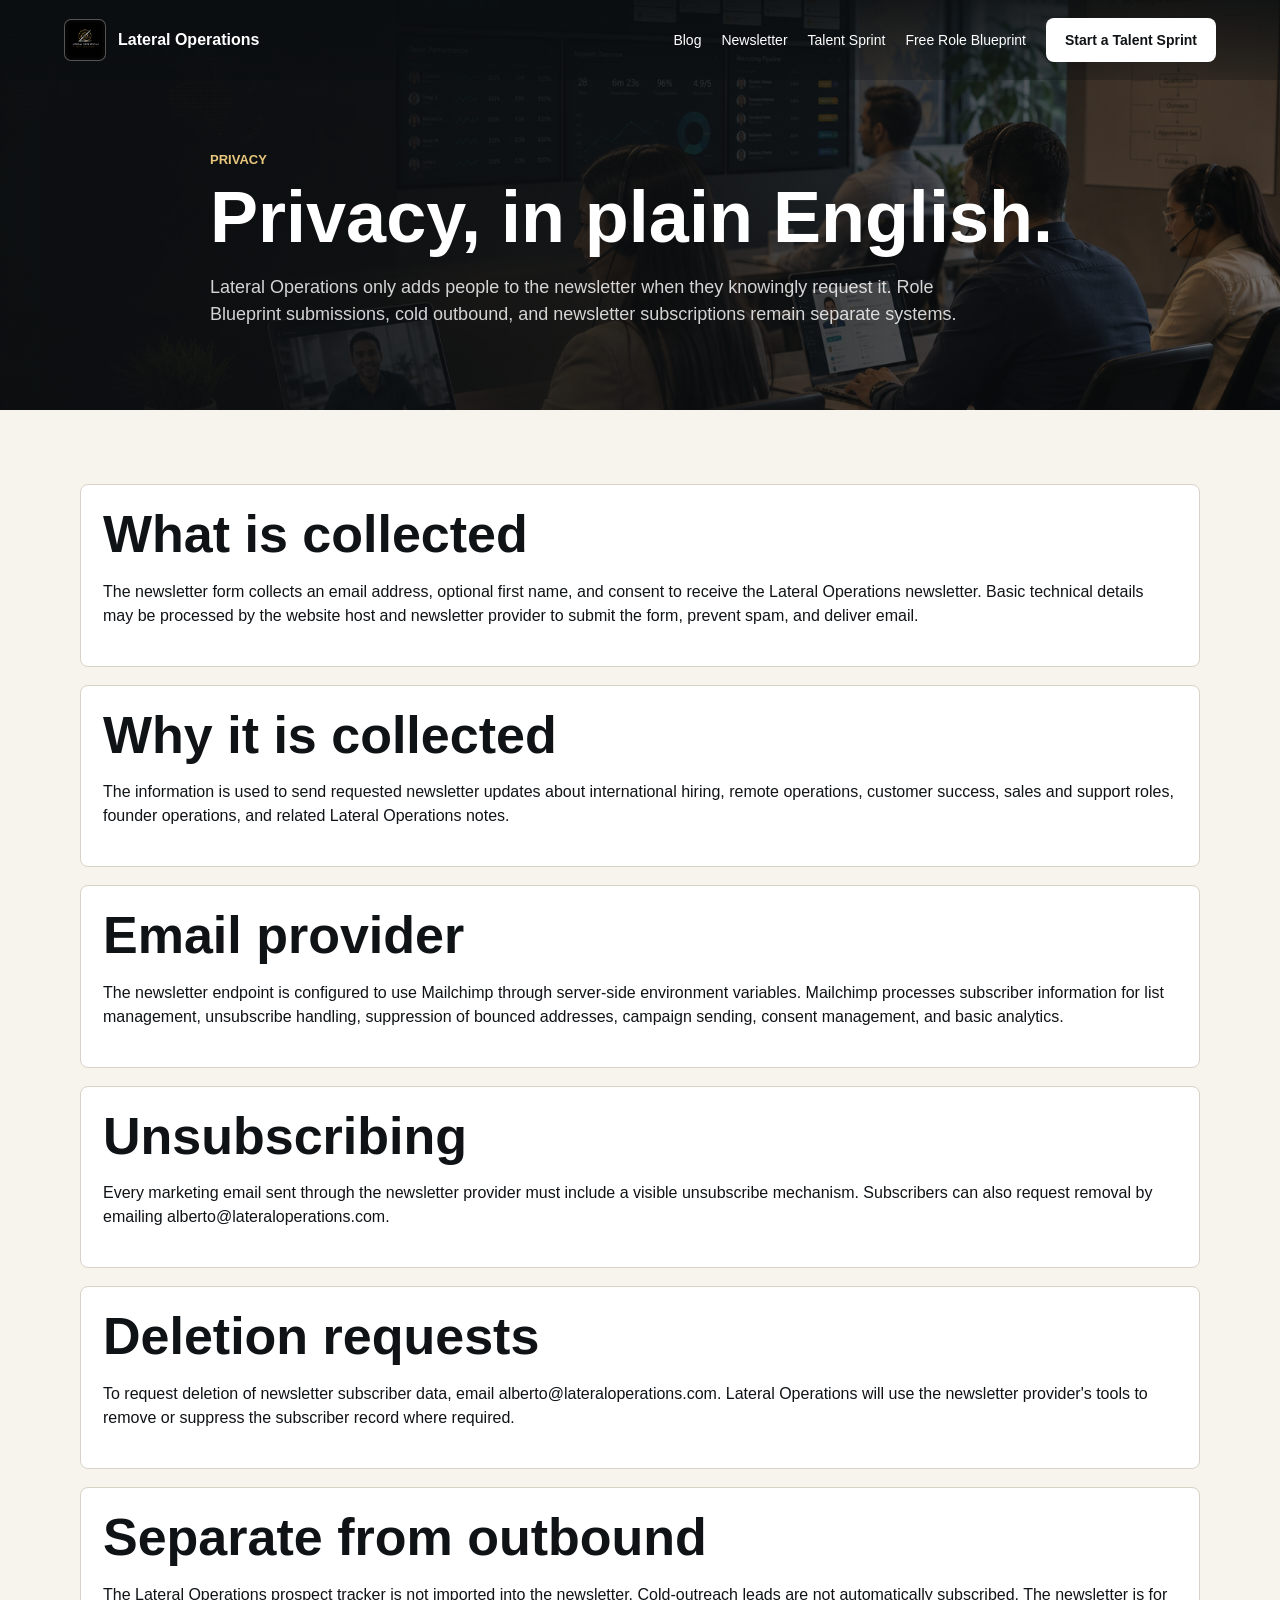
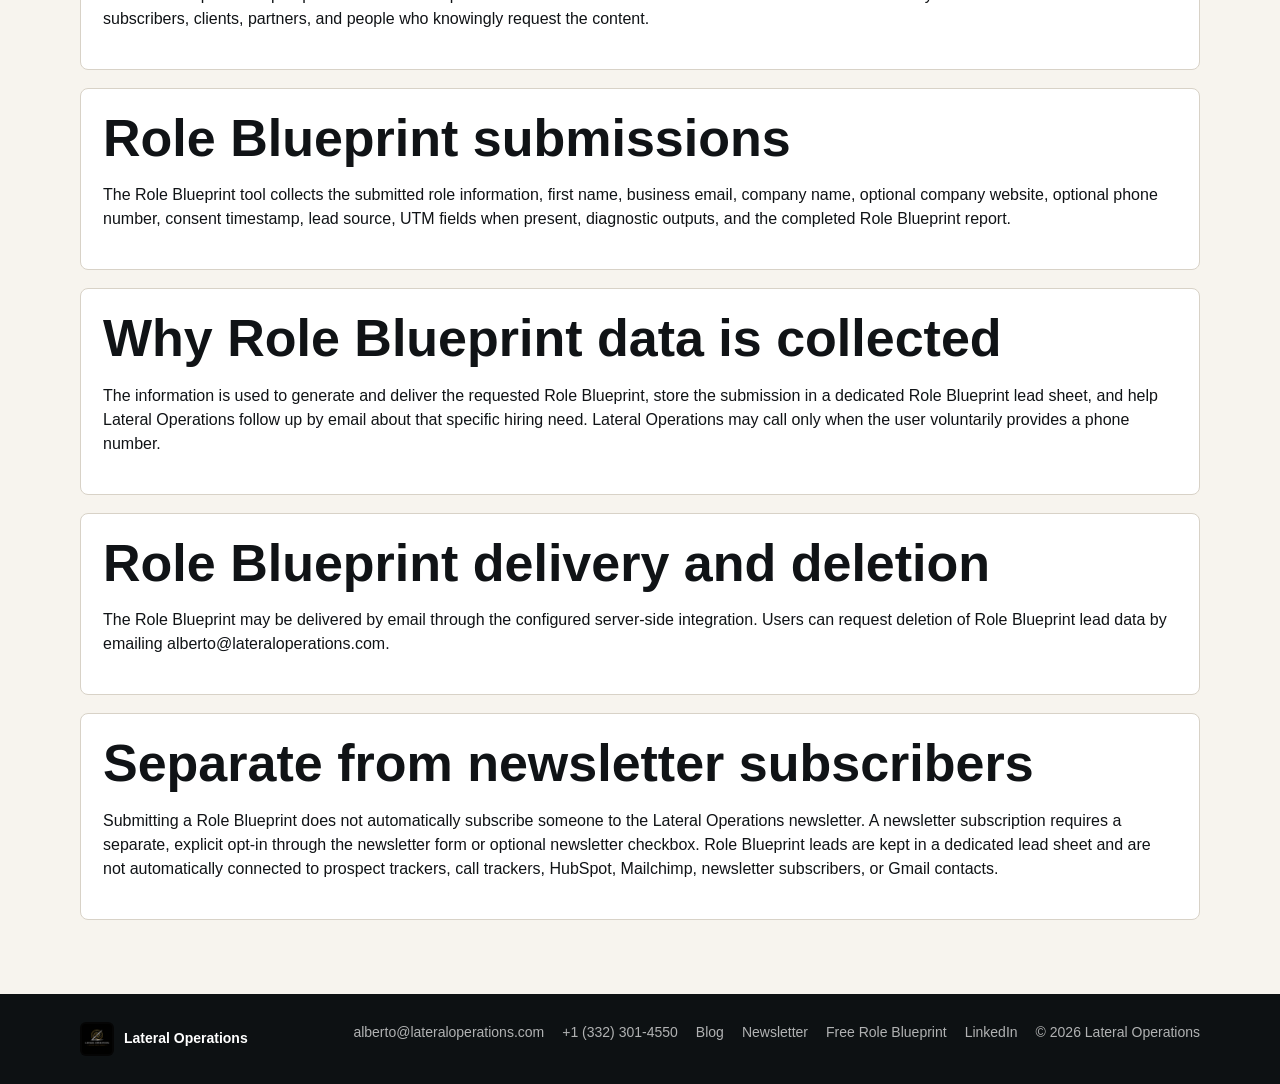
<file: privacy/index.html>
<!doctype html>
<html lang="en">
<head>
  <meta charset="utf-8">
  <meta name="viewport" content="width=device-width, initial-scale=1">
  <title>Privacy | Lateral Operations</title>
  <meta name="description" content="Privacy information for the Lateral Operations newsletter, Role Blueprint, and website.">
  <link rel="canonical" href="https://www.lateraloperations.com/privacy/">
  <meta property="og:title" content="Privacy | Lateral Operations">
  <meta property="og:description" content="Privacy information for the Lateral Operations newsletter, Role Blueprint, and website.">
  <meta property="og:url" content="https://www.lateraloperations.com/privacy/">
  <meta property="og:image" content="https://www.lateraloperations.com/assets/lateral-operations-hero.png">
  <meta property="og:type" content="website">
  <meta name="twitter:card" content="summary_large_image">
  <meta name="twitter:title" content="Privacy | Lateral Operations">
  <meta name="twitter:description" content="Privacy information for the Lateral Operations newsletter, Role Blueprint, and website.">
  <meta name="twitter:image" content="https://www.lateraloperations.com/assets/lateral-operations-hero.png">
  <link rel="icon" href="../assets/lateral-operations-logo.png" type="image/png">
  <link rel="stylesheet" href="../assets/site.css">
</head>
<body>
  <header class="nav">
    <a class="brand" href="../">
      <img class="brand-logo" src="../assets/lateral-operations-logo.png" alt="Lateral Operations logo">
      <span class="brand-name">Lateral Operations</span>
    </a>
    <nav class="nav-links" aria-label="Main navigation">
      <a href="../blog/">Blog</a>
      <a href="../newsletter/">Newsletter</a>
      <a href="../#included">Talent Sprint</a>
      <a href="../role-blueprint/">Free Role Blueprint</a>
      <a class="nav-cta" href="https://calendar.app.google/tW24dFbjDKWzCcVLA" target="_blank" rel="noopener">Start a Talent Sprint</a>
    </nav>
  </header>

  <main>
    <section class="page-hero">
      <div class="section-inner page-hero-narrow">
        <div class="section-kicker">Privacy</div>
        <h1>Privacy, in plain English.</h1>
        <p class="lead">Lateral Operations only adds people to the newsletter when they knowingly request it. Role Blueprint submissions, cold outbound, and newsletter subscriptions remain separate systems.</p>
      </div>
    </section>

    <section>
      <div class="section-inner privacy-layout">
        <div class="simple-card">
          <h2>What is collected</h2>
          <p>The newsletter form collects an email address, optional first name, and consent to receive the Lateral Operations newsletter. Basic technical details may be processed by the website host and newsletter provider to submit the form, prevent spam, and deliver email.</p>
        </div>

        <div class="simple-card">
          <h2>Why it is collected</h2>
          <p>The information is used to send requested newsletter updates about international hiring, remote operations, customer success, sales and support roles, founder operations, and related Lateral Operations notes.</p>
        </div>

        <div class="simple-card">
          <h2>Email provider</h2>
          <p>The newsletter endpoint is configured to use Mailchimp through server-side environment variables. Mailchimp processes subscriber information for list management, unsubscribe handling, suppression of bounced addresses, campaign sending, consent management, and basic analytics.</p>
        </div>

        <div class="simple-card">
          <h2>Unsubscribing</h2>
          <p>Every marketing email sent through the newsletter provider must include a visible unsubscribe mechanism. Subscribers can also request removal by emailing <a href="mailto:alberto@lateraloperations.com?subject=Newsletter%20Deletion%20Request">alberto@lateraloperations.com</a>.</p>
        </div>

        <div class="simple-card">
          <h2>Deletion requests</h2>
          <p>To request deletion of newsletter subscriber data, email <a href="mailto:alberto@lateraloperations.com?subject=Newsletter%20Deletion%20Request">alberto@lateraloperations.com</a>. Lateral Operations will use the newsletter provider's tools to remove or suppress the subscriber record where required.</p>
        </div>

        <div class="simple-card">
          <h2>Separate from outbound</h2>
          <p>The Lateral Operations prospect tracker is not imported into the newsletter. Cold-outreach leads are not automatically subscribed. The newsletter is for subscribers, clients, partners, and people who knowingly request the content.</p>
        </div>

        <div class="simple-card">
          <h2>Role Blueprint submissions</h2>
          <p>The Role Blueprint tool collects the submitted role information, first name, business email, company name, optional company website, optional phone number, consent timestamp, lead source, UTM fields when present, diagnostic outputs, and the completed Role Blueprint report.</p>
        </div>

        <div class="simple-card">
          <h2>Why Role Blueprint data is collected</h2>
          <p>The information is used to generate and deliver the requested Role Blueprint, store the submission in a dedicated Role Blueprint lead sheet, and help Lateral Operations follow up by email about that specific hiring need. Lateral Operations may call only when the user voluntarily provides a phone number.</p>
        </div>

        <div class="simple-card">
          <h2>Role Blueprint delivery and deletion</h2>
          <p>The Role Blueprint may be delivered by email through the configured server-side integration. Users can request deletion of Role Blueprint lead data by emailing <a href="mailto:alberto@lateraloperations.com?subject=Role%20Blueprint%20Deletion%20Request">alberto@lateraloperations.com</a>.</p>
        </div>

        <div class="simple-card">
          <h2>Separate from newsletter subscribers</h2>
          <p>Submitting a Role Blueprint does not automatically subscribe someone to the Lateral Operations newsletter. A newsletter subscription requires a separate, explicit opt-in through the newsletter form or optional newsletter checkbox. Role Blueprint leads are kept in a dedicated lead sheet and are not automatically connected to prospect trackers, call trackers, HubSpot, Mailchimp, newsletter subscribers, or Gmail contacts.</p>
        </div>
      </div>
    </section>
  </main>

  <footer>
    <div class="section-inner">
      <span class="footer-brand">
        <img class="footer-logo" src="../assets/lateral-operations-logo.png" alt="" aria-hidden="true">
        <span>Lateral Operations</span>
      </span>
      <div class="footer-links">
        <a href="mailto:alberto@lateraloperations.com?subject=Talent%20Sprint%20Inquiry">alberto@lateraloperations.com</a>
        <a href="tel:+13323014550">+1 (332) 301-4550</a>
        <a href="../blog/">Blog</a>
        <a href="../newsletter/">Newsletter</a>
        <a href="../role-blueprint/">Free Role Blueprint</a>
        <a href="https://www.linkedin.com/company/lateral-operations/" target="_blank" rel="noopener">LinkedIn</a>
        <span>&copy; 2026 Lateral Operations</span>
      </div>
    </div>
  </footer>
</body>
</html>
</file>
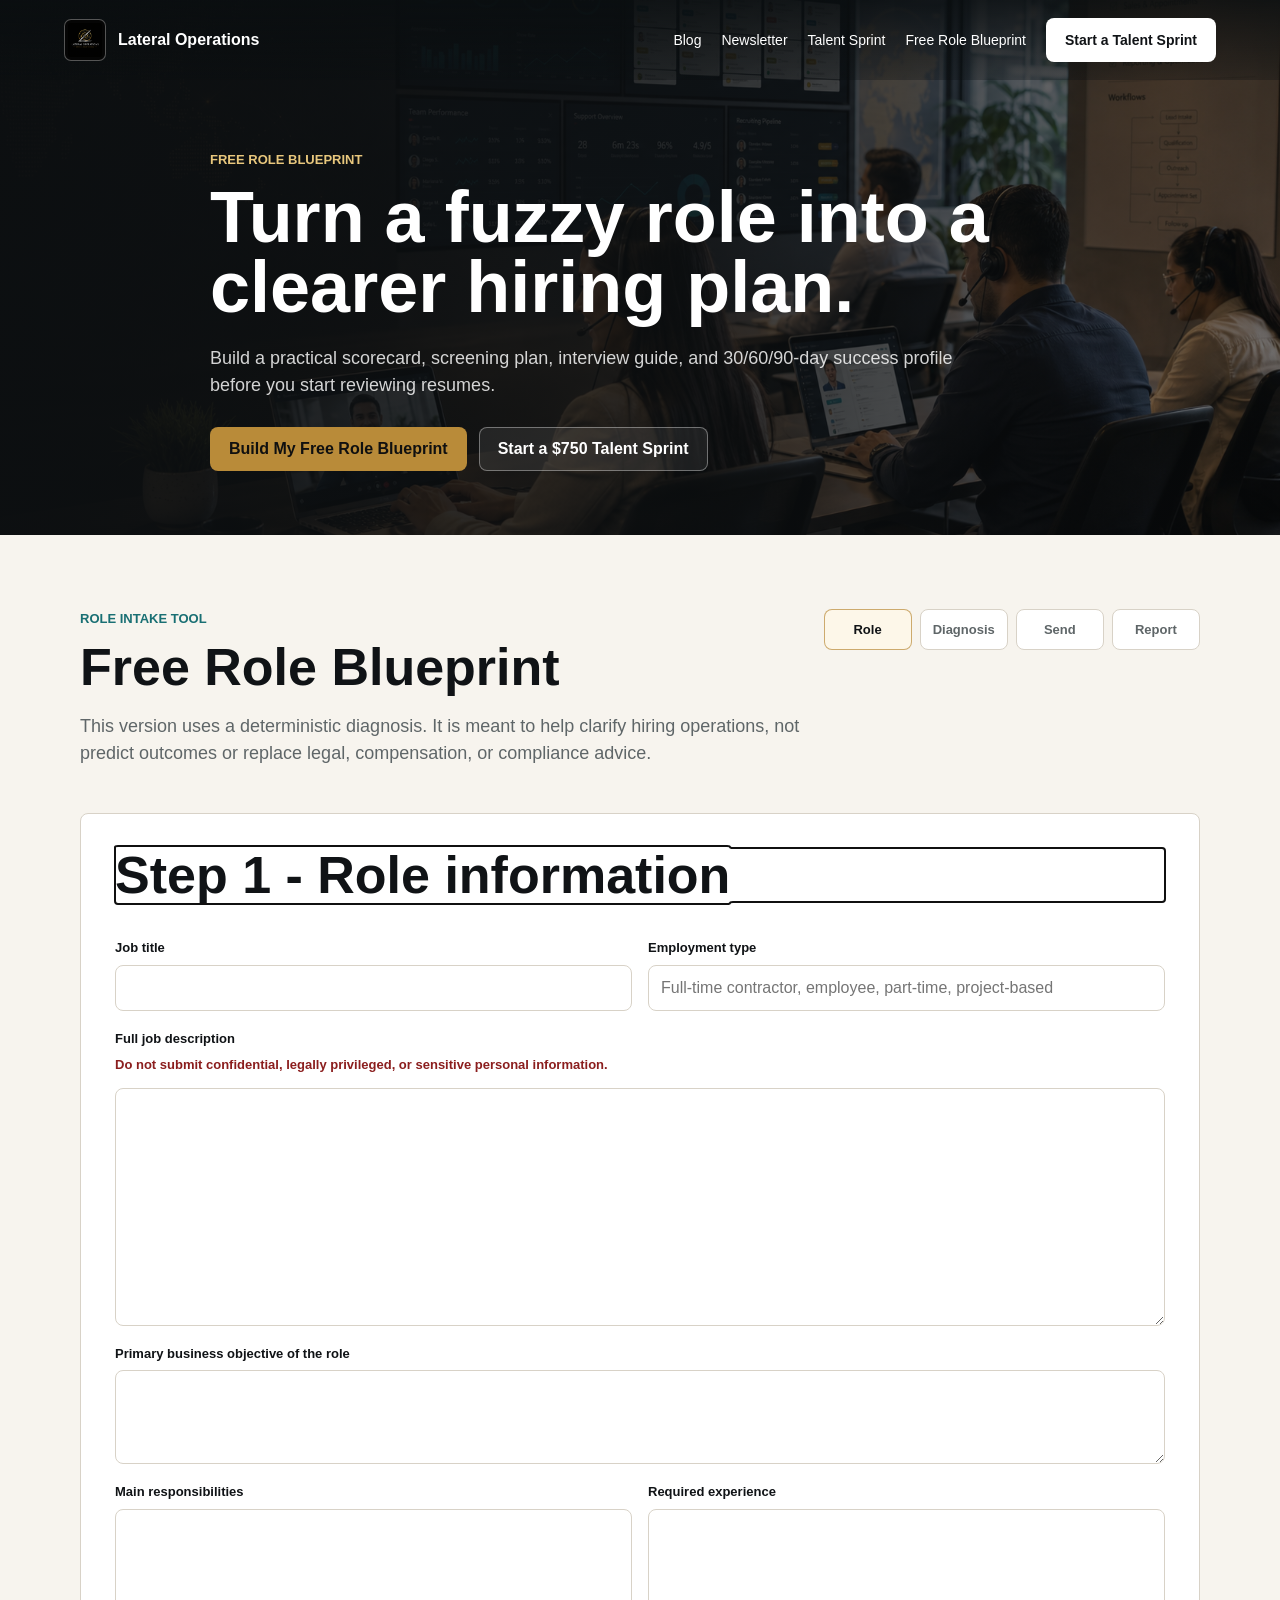
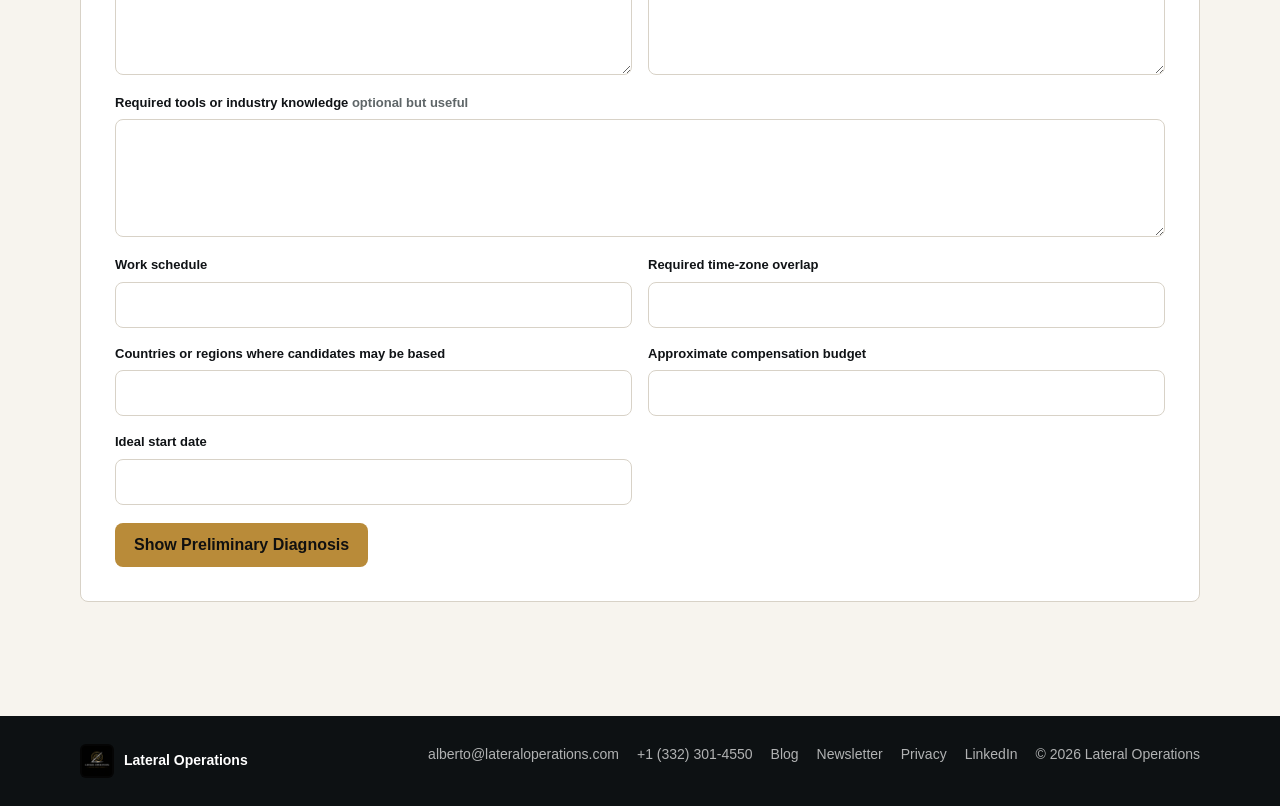
<file: role-blueprint/index.html>
<!doctype html>
<html lang="en">
<head>
  <meta charset="utf-8">
  <meta name="viewport" content="width=device-width, initial-scale=1">
  <title>Free Role Blueprint | Lateral Operations</title>
  <meta name="description" content="Turn a vague job description into a clearer hiring scorecard, screening plan, interview guide, and 30/60/90-day success profile.">
  <link rel="canonical" href="https://www.lateraloperations.com/role-blueprint/">
  <meta property="og:title" content="Free Role Blueprint | Lateral Operations">
  <meta property="og:description" content="Turn a vague job description into a clearer hiring scorecard, screening plan, interview guide, and 30/60/90-day success profile.">
  <meta property="og:url" content="https://www.lateraloperations.com/role-blueprint/">
  <meta property="og:image" content="https://www.lateraloperations.com/assets/lateral-operations-hero.png">
  <meta property="og:type" content="website">
  <meta name="twitter:card" content="summary_large_image">
  <meta name="twitter:title" content="Free Role Blueprint | Lateral Operations">
  <meta name="twitter:description" content="Turn a vague job description into a clearer hiring scorecard, screening plan, interview guide, and 30/60/90-day success profile.">
  <meta name="twitter:image" content="https://www.lateraloperations.com/assets/lateral-operations-hero.png">
  <link rel="icon" href="../assets/lateral-operations-logo.png" type="image/png">
  <link rel="alternate" type="application/rss+xml" title="Lateral Operations Blog" href="https://www.lateraloperations.com/rss.xml">
  <link rel="stylesheet" href="../assets/site.css">
</head>
<body>
  <header class="nav">
    <a class="brand" href="../">
      <img class="brand-logo" src="../assets/lateral-operations-logo.png" alt="Lateral Operations logo">
      <span class="brand-name">Lateral Operations</span>
    </a>
    <nav class="nav-links" aria-label="Main navigation">
      <a href="../blog/">Blog</a>
      <a href="../newsletter/">Newsletter</a>
      <a href="../#included">Talent Sprint</a>
      <a href="../role-blueprint/">Free Role Blueprint</a>
      <a class="nav-cta" href="https://calendar.app.google/tW24dFbjDKWzCcVLA" target="_blank" rel="noopener">Start a Talent Sprint</a>
    </nav>
  </header>

  <main>
    <section class="page-hero role-blueprint-hero">
      <div class="section-inner page-hero-narrow">
        <div class="section-kicker">Free Role Blueprint</div>
        <h1>Turn a fuzzy role into a clearer hiring plan.</h1>
        <p class="lead">Build a practical scorecard, screening plan, interview guide, and 30/60/90-day success profile before you start reviewing resumes.</p>
        <div class="cta-actions">
          <a class="button primary" href="#blueprint-tool">Build My Free Role Blueprint</a>
          <a class="button secondary" href="https://calendar.app.google/tW24dFbjDKWzCcVLA" target="_blank" rel="noopener">Start a $750 Talent Sprint</a>
        </div>
      </div>
    </section>

    <section id="blueprint-tool" class="blueprint-shell" aria-labelledby="blueprint-heading">
      <div class="section-inner">
        <div class="blueprint-intro">
          <div>
            <div class="section-kicker">Role intake tool</div>
            <h2 id="blueprint-heading" tabindex="-1">Free Role Blueprint</h2>
            <p class="lead">This version uses a deterministic diagnosis. It is meant to help clarify hiring operations, not predict outcomes or replace legal, compensation, or compliance advice.</p>
          </div>
          <ol class="step-progress" aria-label="Role Blueprint progress">
            <li data-step-indicator="role">Role</li>
            <li data-step-indicator="diagnosis">Diagnosis</li>
            <li data-step-indicator="lead">Send</li>
            <li data-step-indicator="report">Report</li>
          </ol>
        </div>

        <form class="blueprint-form" data-role-blueprint-form novalidate>
          <input type="text" name="website" tabindex="-1" autocomplete="off" class="form-hp" aria-hidden="true">
          <input type="hidden" name="formStartedAt">
          <input type="hidden" name="consentTimestamp">

          <section class="blueprint-step" data-blueprint-step="role" aria-labelledby="role-step-heading">
            <h2 id="role-step-heading" tabindex="-1">Step 1 - Role information</h2>
            <div class="form-grid two-columns">
              <div class="form-row">
                <label for="job-title">Job title</label>
                <input id="job-title" name="jobTitle" type="text" maxlength="140" required>
              </div>
              <div class="form-row">
                <label for="employment-type">Employment type</label>
                <input id="employment-type" name="employmentType" type="text" maxlength="300" placeholder="Full-time contractor, employee, part-time, project-based" required>
              </div>
            </div>

            <div class="form-row">
              <label for="job-description">Full job description</label>
              <p class="field-warning">Do not submit confidential, legally privileged, or sensitive personal information.</p>
              <textarea id="job-description" name="jobDescription" rows="9" maxlength="12000" required></textarea>
            </div>

            <div class="form-row">
              <label for="business-objective">Primary business objective of the role</label>
              <textarea id="business-objective" name="businessObjective" rows="3" maxlength="1200" required></textarea>
            </div>

            <div class="form-grid two-columns">
              <div class="form-row">
                <label for="responsibilities">Main responsibilities</label>
                <textarea id="responsibilities" name="responsibilities" rows="6" maxlength="3000" required></textarea>
              </div>
              <div class="form-row">
                <label for="required-experience">Required experience</label>
                <textarea id="required-experience" name="requiredExperience" rows="6" maxlength="2500" required></textarea>
              </div>
            </div>

            <div class="form-row">
              <label for="tools-knowledge">Required tools or industry knowledge <span>optional but useful</span></label>
              <textarea id="tools-knowledge" name="toolsKnowledge" rows="4" maxlength="1600"></textarea>
            </div>

            <div class="form-grid two-columns">
              <div class="form-row">
                <label for="work-schedule">Work schedule</label>
                <input id="work-schedule" name="workSchedule" type="text" maxlength="600" required>
              </div>
              <div class="form-row">
                <label for="timezone-overlap">Required time-zone overlap</label>
                <input id="timezone-overlap" name="timezoneOverlap" type="text" maxlength="600" required>
              </div>
              <div class="form-row">
                <label for="candidate-regions">Countries or regions where candidates may be based</label>
                <input id="candidate-regions" name="candidateRegions" type="text" maxlength="800" required>
              </div>
              <div class="form-row">
                <label for="compensation-budget">Approximate compensation budget</label>
                <input id="compensation-budget" name="compensationBudget" type="text" maxlength="400" required>
              </div>
              <div class="form-row">
                <label for="ideal-start-date">Ideal start date</label>
                <input id="ideal-start-date" name="idealStartDate" type="text" maxlength="300" required>
              </div>
            </div>

            <div class="form-actions">
              <button class="button primary" type="button" data-next-step="diagnosis">Show Preliminary Diagnosis</button>
            </div>
          </section>

          <section class="blueprint-step" data-blueprint-step="diagnosis" aria-labelledby="diagnosis-step-heading" hidden>
            <h2 id="diagnosis-step-heading" tabindex="-1">Step 2 - Free preliminary diagnosis</h2>
            <p class="lead">The score is a practical clarity estimate based on completeness, focus, conflicts, and hiring friction. It is not scientific, predictive, guaranteed, or legal guidance.</p>
            <div class="diagnosis-panel" data-diagnosis-panel></div>
            <div class="form-actions">
              <button class="button secondary dark" type="button" data-next-step="role">Edit Role Details</button>
              <button class="button primary" type="button" data-next-step="lead">Receive the Full Role Blueprint</button>
            </div>
          </section>

          <section class="blueprint-step" data-blueprint-step="lead" aria-labelledby="lead-step-heading" hidden>
            <h2 id="lead-step-heading" tabindex="-1">Step 3 - Send the full Role Blueprint</h2>
            <p class="lead">The report remains visible in this browser even if storage or email delivery is temporarily unavailable.</p>

            <div class="form-grid two-columns">
              <div class="form-row">
                <label for="first-name">First name</label>
                <input id="first-name" name="firstName" type="text" autocomplete="given-name" maxlength="80" required>
              </div>
              <div class="form-row">
                <label for="business-email">Business email</label>
                <input id="business-email" name="businessEmail" type="email" autocomplete="email" maxlength="160" required>
              </div>
              <div class="form-row">
                <label for="company-name">Company name</label>
                <input id="company-name" name="companyName" type="text" autocomplete="organization" maxlength="140" required>
              </div>
              <div class="form-row">
                <label for="company-website">Company website <span>optional</span></label>
                <input id="company-website" name="companyWebsite" type="url" autocomplete="url" maxlength="220">
              </div>
              <div class="form-row">
                <label for="phone">Phone number <span>optional</span></label>
                <input id="phone" name="phone" type="tel" autocomplete="tel" maxlength="60">
              </div>
            </div>

            <label class="consent-row">
              <input name="leadConsent" type="checkbox" required>
              <span>I consent to receive the requested Role Blueprint by email and related follow-up from Lateral Operations about this specific hiring need. Lateral Operations may call only if I voluntarily provide a phone number.</span>
            </label>

            <label class="consent-row">
              <input name="newsletterConsent" type="checkbox">
              <span>Optional: also subscribe me to the Lateral Operations newsletter. This is separate from the Role Blueprint and is unchecked by default.</span>
            </label>

            <div class="form-actions">
              <button class="button secondary dark" type="button" data-next-step="diagnosis">Back to Diagnosis</button>
              <button class="button primary" type="submit" data-submit-blueprint>Generate Full Role Blueprint</button>
            </div>
          </section>

          <section class="blueprint-step report-step" data-blueprint-step="report" aria-labelledby="report-step-heading" hidden>
            <div class="report-topline">
              <div>
                <h2 id="report-step-heading" tabindex="-1">Step 4 - Full Role Blueprint</h2>
                <p class="lead">Keep this page open until you have saved or copied the report.</p>
              </div>
              <div class="report-actions">
                <button class="button secondary dark" type="button" data-print-report>Print / Save as PDF</button>
                <button class="button secondary dark" type="button" data-copy-report>Copy Report</button>
              </div>
            </div>
            <ul class="delivery-status" data-delivery-status aria-label="Delivery status"></ul>
            <p class="form-message" data-newsletter-status role="status" aria-live="polite"></p>
            <article class="blueprint-report" data-report-panel></article>
          </section>

          <p class="form-message" data-blueprint-message role="status" aria-live="polite"></p>
        </form>
      </div>
    </section>
  </main>

  <footer>
    <div class="section-inner">
      <span class="footer-brand">
        <img class="footer-logo" src="../assets/lateral-operations-logo.png" alt="" aria-hidden="true">
        <span>Lateral Operations</span>
      </span>
      <div class="footer-links">
        <a href="mailto:alberto@lateraloperations.com?subject=Talent%20Sprint%20Inquiry">alberto@lateraloperations.com</a>
        <a href="tel:+13323014550">+1 (332) 301-4550</a>
        <a href="../blog/">Blog</a>
        <a href="../newsletter/">Newsletter</a>
        <a href="../privacy/">Privacy</a>
        <a href="https://www.linkedin.com/company/lateral-operations/" target="_blank" rel="noopener">LinkedIn</a>
        <span>&copy; 2026 Lateral Operations</span>
      </div>
    </div>
  </footer>
  <script src="../assets/role-blueprint.js" defer></script>
</body>
</html>
</file>
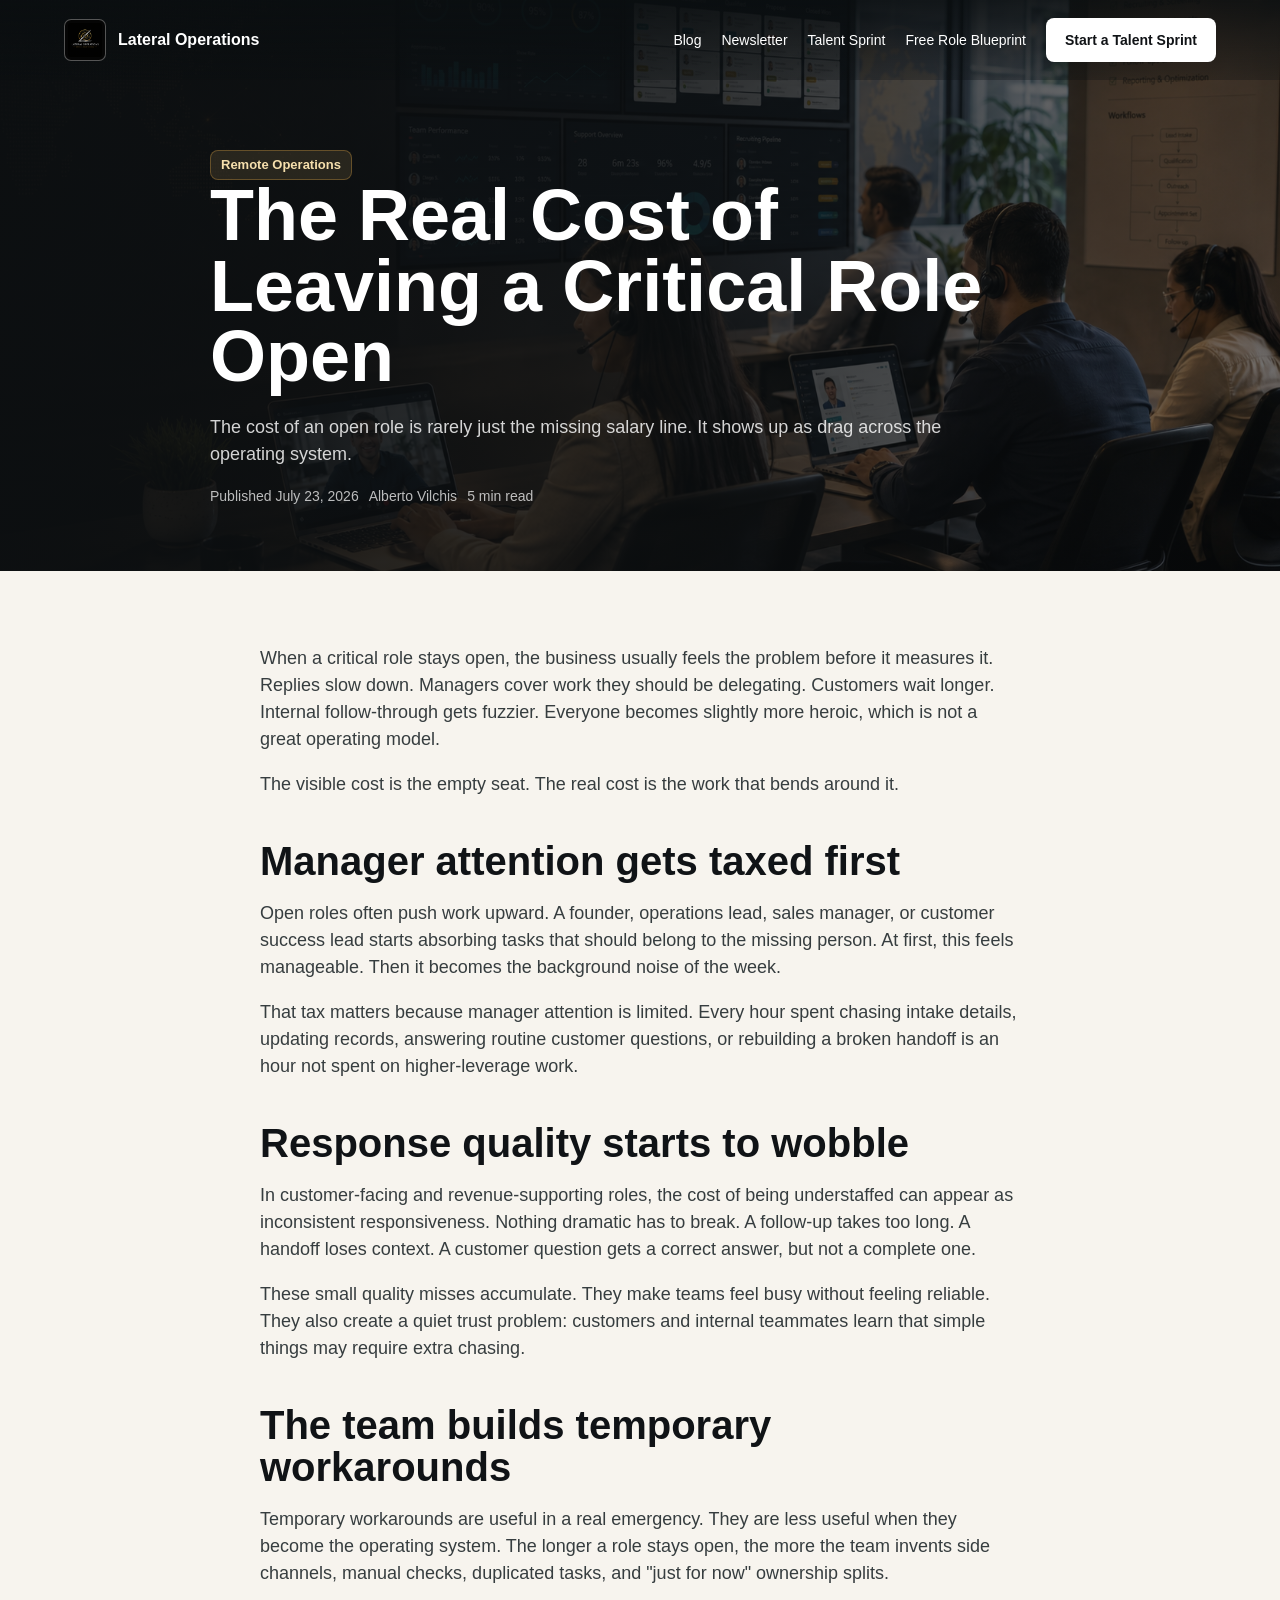
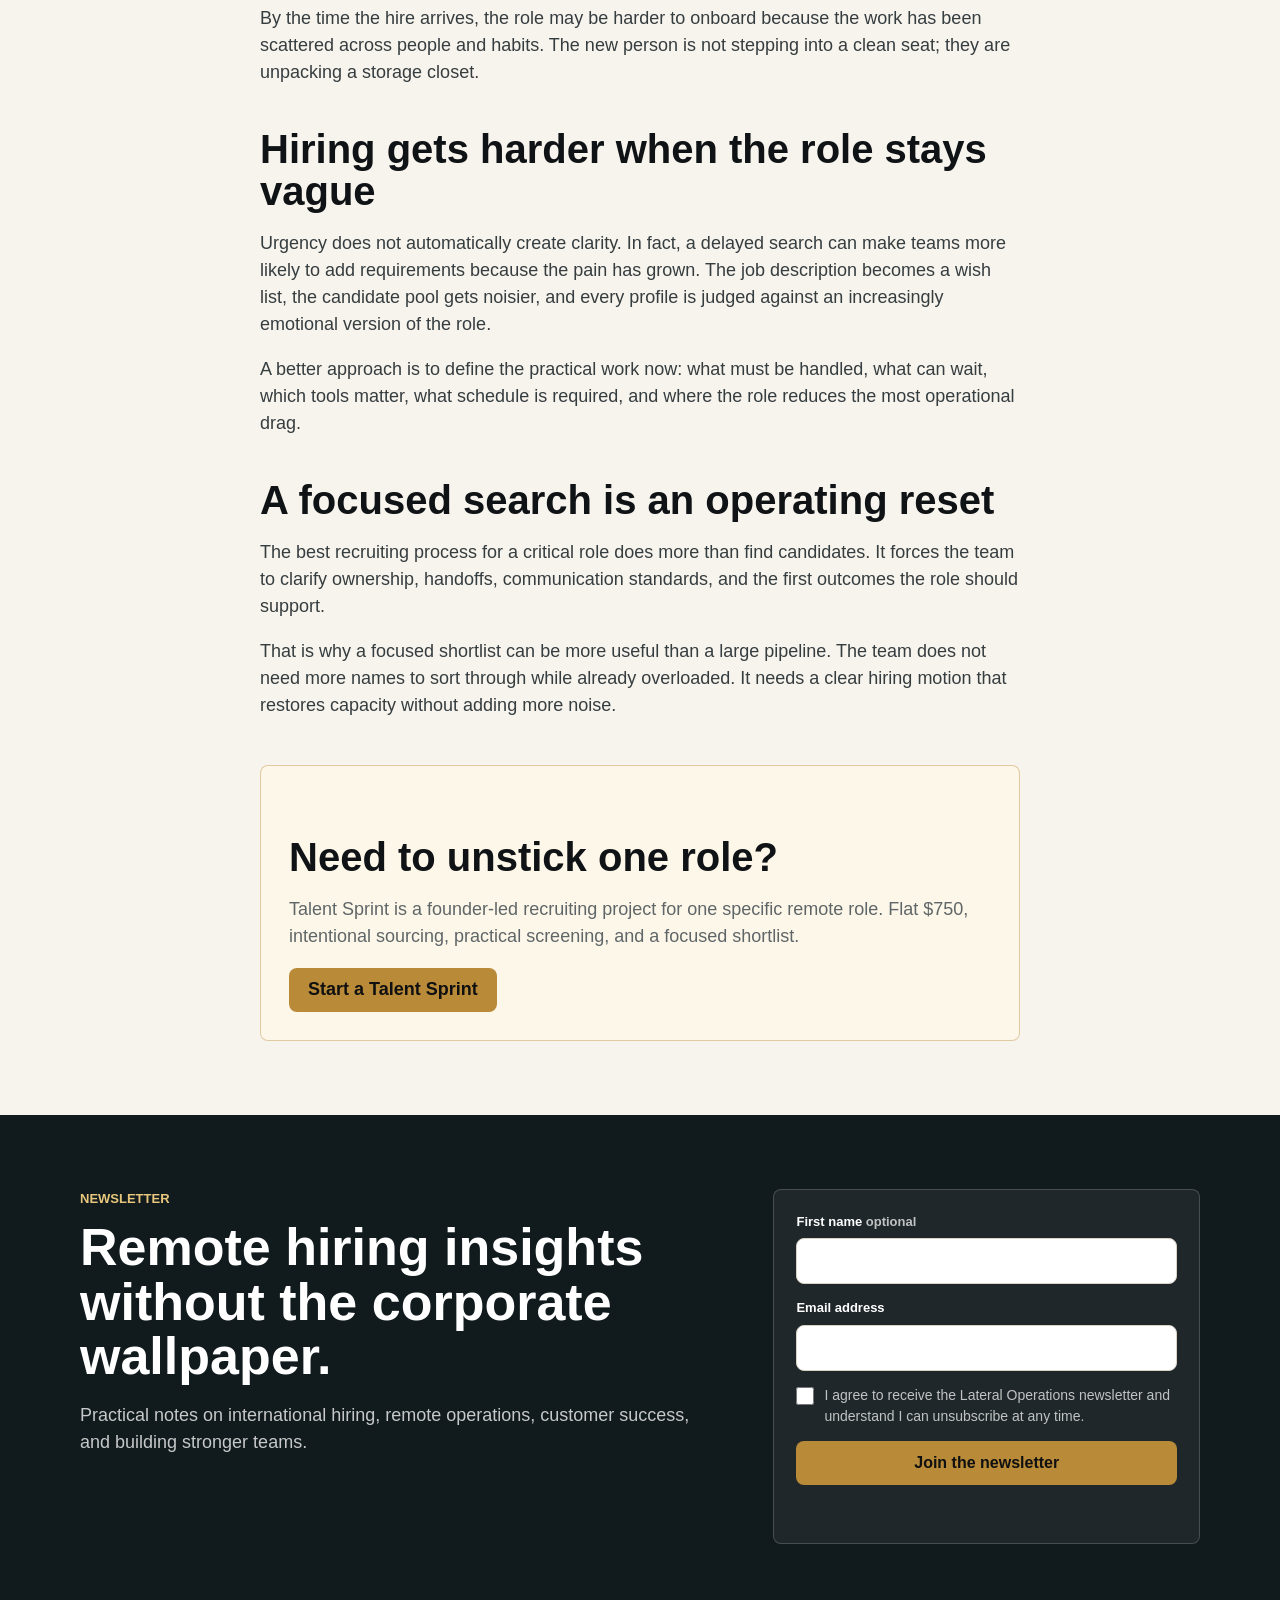
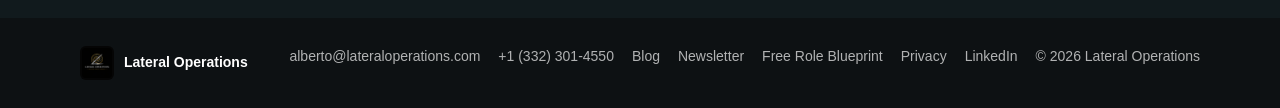
<file: blog/the-real-cost-of-leaving-a-critical-role-open/index.html>
<!doctype html>
<html lang="en">
<head>
  <meta charset="utf-8">
  <meta name="viewport" content="width=device-width, initial-scale=1">
  <title>The Real Cost of Leaving a Critical Role Open | Lateral Operations</title>
  <meta name="description" content="An open role creates operational drag through delayed responses, manager overload, missed follow-through, and quality problems.">
  <link rel="canonical" href="https://www.lateraloperations.com/blog/the-real-cost-of-leaving-a-critical-role-open/">
  <meta property="og:title" content="The Real Cost of Leaving a Critical Role Open">
  <meta property="og:description" content="An open role creates operational drag through delayed responses, manager overload, missed follow-through, and quality problems.">
  <meta property="og:url" content="https://www.lateraloperations.com/blog/the-real-cost-of-leaving-a-critical-role-open/">
  <meta property="og:image" content="https://www.lateraloperations.com/assets/lateral-operations-hero.png">
  <meta property="og:type" content="article">
  <meta property="article:published_time" content="2026-07-23">
  <meta property="article:author" content="Alberto Vilchis">
  <meta property="article:section" content="Remote Operations">
  <meta name="twitter:card" content="summary_large_image">
  <meta name="twitter:title" content="The Real Cost of Leaving a Critical Role Open">
  <meta name="twitter:description" content="An open role creates operational drag through delayed responses, manager overload, missed follow-through, and quality problems.">
  <meta name="twitter:image" content="https://www.lateraloperations.com/assets/lateral-operations-hero.png">
  <link rel="icon" href="../../assets/lateral-operations-logo.png" type="image/png">
  <link rel="alternate" type="application/rss+xml" title="Lateral Operations Blog" href="https://www.lateraloperations.com/rss.xml">
  <link rel="stylesheet" href="../../assets/site.css">
  <script type="application/ld+json">
  {
    "@context": "https://schema.org",
    "@type": "BlogPosting",
    "headline": "The Real Cost of Leaving a Critical Role Open",
    "description": "An open role creates operational drag through delayed responses, manager overload, missed follow-through, and quality problems.",
    "datePublished": "2026-07-23",
    "dateModified": "2026-07-23",
    "author": {
      "@type": "Person",
      "name": "Alberto Vilchis"
    },
    "publisher": {
      "@type": "Organization",
      "name": "Lateral Operations",
      "logo": {
        "@type": "ImageObject",
        "url": "https://www.lateraloperations.com/assets/lateral-operations-logo.png"
      }
    },
    "mainEntityOfPage": "https://www.lateraloperations.com/blog/the-real-cost-of-leaving-a-critical-role-open/"
  }
  </script>
</head>
<body>
  <header class="nav">
    <a class="brand" href="../../">
      <img class="brand-logo" src="../../assets/lateral-operations-logo.png" alt="Lateral Operations logo">
      <span class="brand-name">Lateral Operations</span>
    </a>
    <nav class="nav-links" aria-label="Main navigation">
      <a href="../">Blog</a>
      <a href="../../newsletter/">Newsletter</a>
      <a href="../../#included">Talent Sprint</a>
      <a href="../../role-blueprint/">Free Role Blueprint</a>
      <a class="nav-cta" href="https://calendar.app.google/tW24dFbjDKWzCcVLA" target="_blank" rel="noopener">Start a Talent Sprint</a>
    </nav>
  </header>

  <main>
    <section class="page-hero">
      <div class="section-inner page-hero-narrow">
        <span class="pill">Remote Operations</span>
        <h1>The Real Cost of Leaving a Critical Role Open</h1>
        <p class="lead">The cost of an open role is rarely just the missing salary line. It shows up as drag across the operating system.</p>
        <div class="article-meta">
          <span>Published July 23, 2026</span>
          <span>Alberto Vilchis</span>
          <span>5 min read</span>
        </div>
      </div>
    </section>

    <section>
      <div class="article-shell">
        <article>
          <p>When a critical role stays open, the business usually feels the problem before it measures it. Replies slow down. Managers cover work they should be delegating. Customers wait longer. Internal follow-through gets fuzzier. Everyone becomes slightly more heroic, which is not a great operating model.</p>

          <p>The visible cost is the empty seat. The real cost is the work that bends around it.</p>

          <h2>Manager attention gets taxed first</h2>
          <p>Open roles often push work upward. A founder, operations lead, sales manager, or customer success lead starts absorbing tasks that should belong to the missing person. At first, this feels manageable. Then it becomes the background noise of the week.</p>

          <p>That tax matters because manager attention is limited. Every hour spent chasing intake details, updating records, answering routine customer questions, or rebuilding a broken handoff is an hour not spent on higher-leverage work.</p>

          <h2>Response quality starts to wobble</h2>
          <p>In customer-facing and revenue-supporting roles, the cost of being understaffed can appear as inconsistent responsiveness. Nothing dramatic has to break. A follow-up takes too long. A handoff loses context. A customer question gets a correct answer, but not a complete one.</p>

          <p>These small quality misses accumulate. They make teams feel busy without feeling reliable. They also create a quiet trust problem: customers and internal teammates learn that simple things may require extra chasing.</p>

          <h2>The team builds temporary workarounds</h2>
          <p>Temporary workarounds are useful in a real emergency. They are less useful when they become the operating system. The longer a role stays open, the more the team invents side channels, manual checks, duplicated tasks, and "just for now" ownership splits.</p>

          <p>By the time the hire arrives, the role may be harder to onboard because the work has been scattered across people and habits. The new person is not stepping into a clean seat; they are unpacking a storage closet.</p>

          <h2>Hiring gets harder when the role stays vague</h2>
          <p>Urgency does not automatically create clarity. In fact, a delayed search can make teams more likely to add requirements because the pain has grown. The job description becomes a wish list, the candidate pool gets noisier, and every profile is judged against an increasingly emotional version of the role.</p>

          <p>A better approach is to define the practical work now: what must be handled, what can wait, which tools matter, what schedule is required, and where the role reduces the most operational drag.</p>

          <h2>A focused search is an operating reset</h2>
          <p>The best recruiting process for a critical role does more than find candidates. It forces the team to clarify ownership, handoffs, communication standards, and the first outcomes the role should support.</p>

          <p>That is why a focused shortlist can be more useful than a large pipeline. The team does not need more names to sort through while already overloaded. It needs a clear hiring motion that restores capacity without adding more noise.</p>

          <div class="article-cta">
            <h2>Need to unstick one role?</h2>
            <p>Talent Sprint is a founder-led recruiting project for one specific remote role. Flat $750, intentional sourcing, practical screening, and a focused shortlist.</p>
            <a class="button primary" href="https://calendar.app.google/tW24dFbjDKWzCcVLA" target="_blank" rel="noopener">Start a Talent Sprint</a>
          </div>
        </article>
      </div>
    </section>

    <section class="newsletter-band" aria-labelledby="article-newsletter-heading">
      <div class="section-inner newsletter-grid">
        <div>
          <div class="section-kicker">Newsletter</div>
          <h2 id="article-newsletter-heading">Remote hiring insights without the corporate wallpaper.</h2>
          <p class="lead">Practical notes on international hiring, remote operations, customer success, and building stronger teams.</p>
        </div>
        <form class="newsletter-form" data-newsletter-form novalidate>
          <input type="text" name="website" tabindex="-1" autocomplete="off" class="form-hp" aria-hidden="true">
          <input type="hidden" name="formStartedAt" data-form-started-at>
          <div class="form-row">
            <label for="article-three-first-name">First name <span>optional</span></label>
            <input id="article-three-first-name" name="firstName" type="text" autocomplete="given-name">
          </div>
          <div class="form-row">
            <label for="article-three-email">Email address</label>
            <input id="article-three-email" name="email" type="email" autocomplete="email" required>
          </div>
          <label class="consent-row">
            <input name="consent" type="checkbox" required>
            <span>I agree to receive the Lateral Operations newsletter and understand I can unsubscribe at any time.</span>
          </label>
          <button class="button primary" type="submit">Join the newsletter</button>
          <p class="form-message" data-form-message role="status" aria-live="polite"></p>
        </form>
      </div>
    </section>
  </main>

  <footer>
    <div class="section-inner">
      <span class="footer-brand">
        <img class="footer-logo" src="../../assets/lateral-operations-logo.png" alt="" aria-hidden="true">
        <span>Lateral Operations</span>
      </span>
      <div class="footer-links">
        <a href="mailto:alberto@lateraloperations.com?subject=Talent%20Sprint%20Inquiry">alberto@lateraloperations.com</a>
        <a href="tel:+13323014550">+1 (332) 301-4550</a>
        <a href="../">Blog</a>
        <a href="../../newsletter/">Newsletter</a>
        <a href="../../role-blueprint/">Free Role Blueprint</a>
        <a href="../../privacy/">Privacy</a>
        <a href="https://www.linkedin.com/company/lateral-operations/" target="_blank" rel="noopener">LinkedIn</a>
        <span>&copy; 2026 Lateral Operations</span>
      </div>
    </div>
  </footer>
  <script src="../../assets/newsletter.js" defer></script>
</body>
</html>
</file>
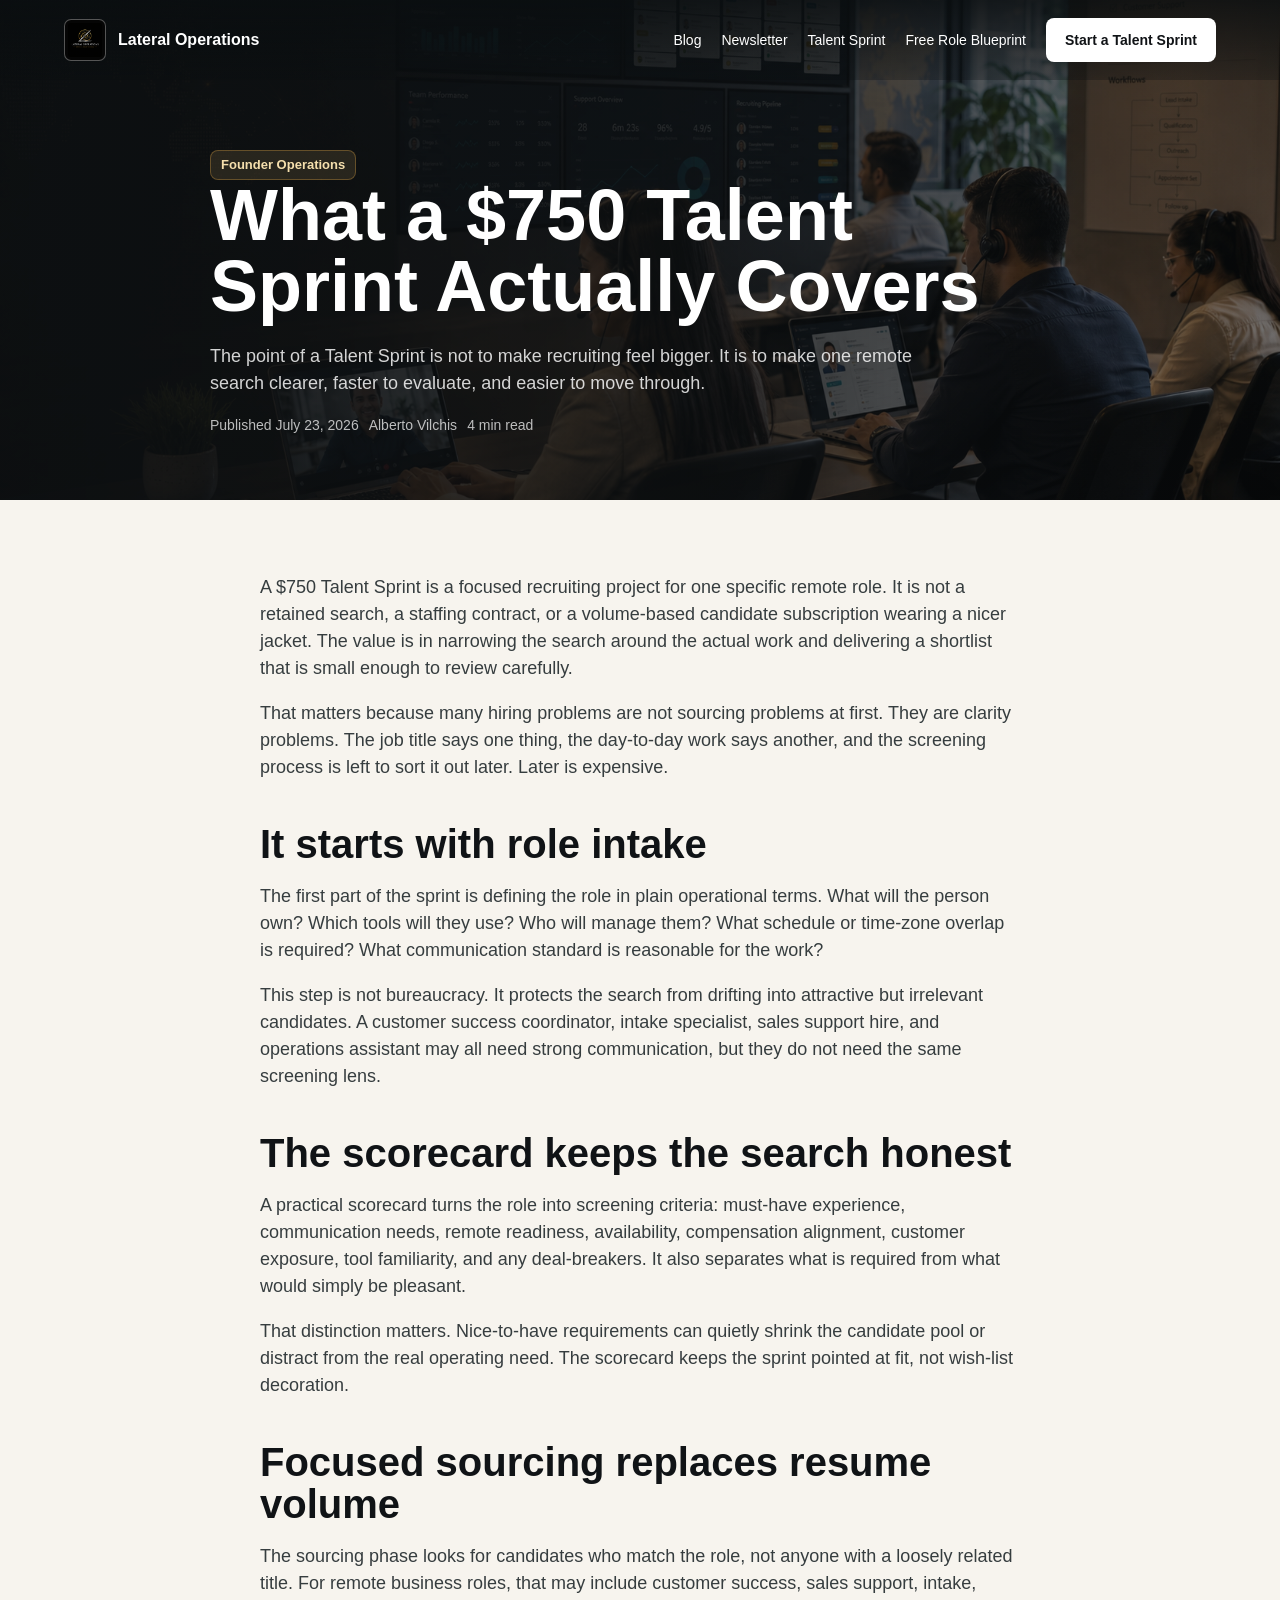
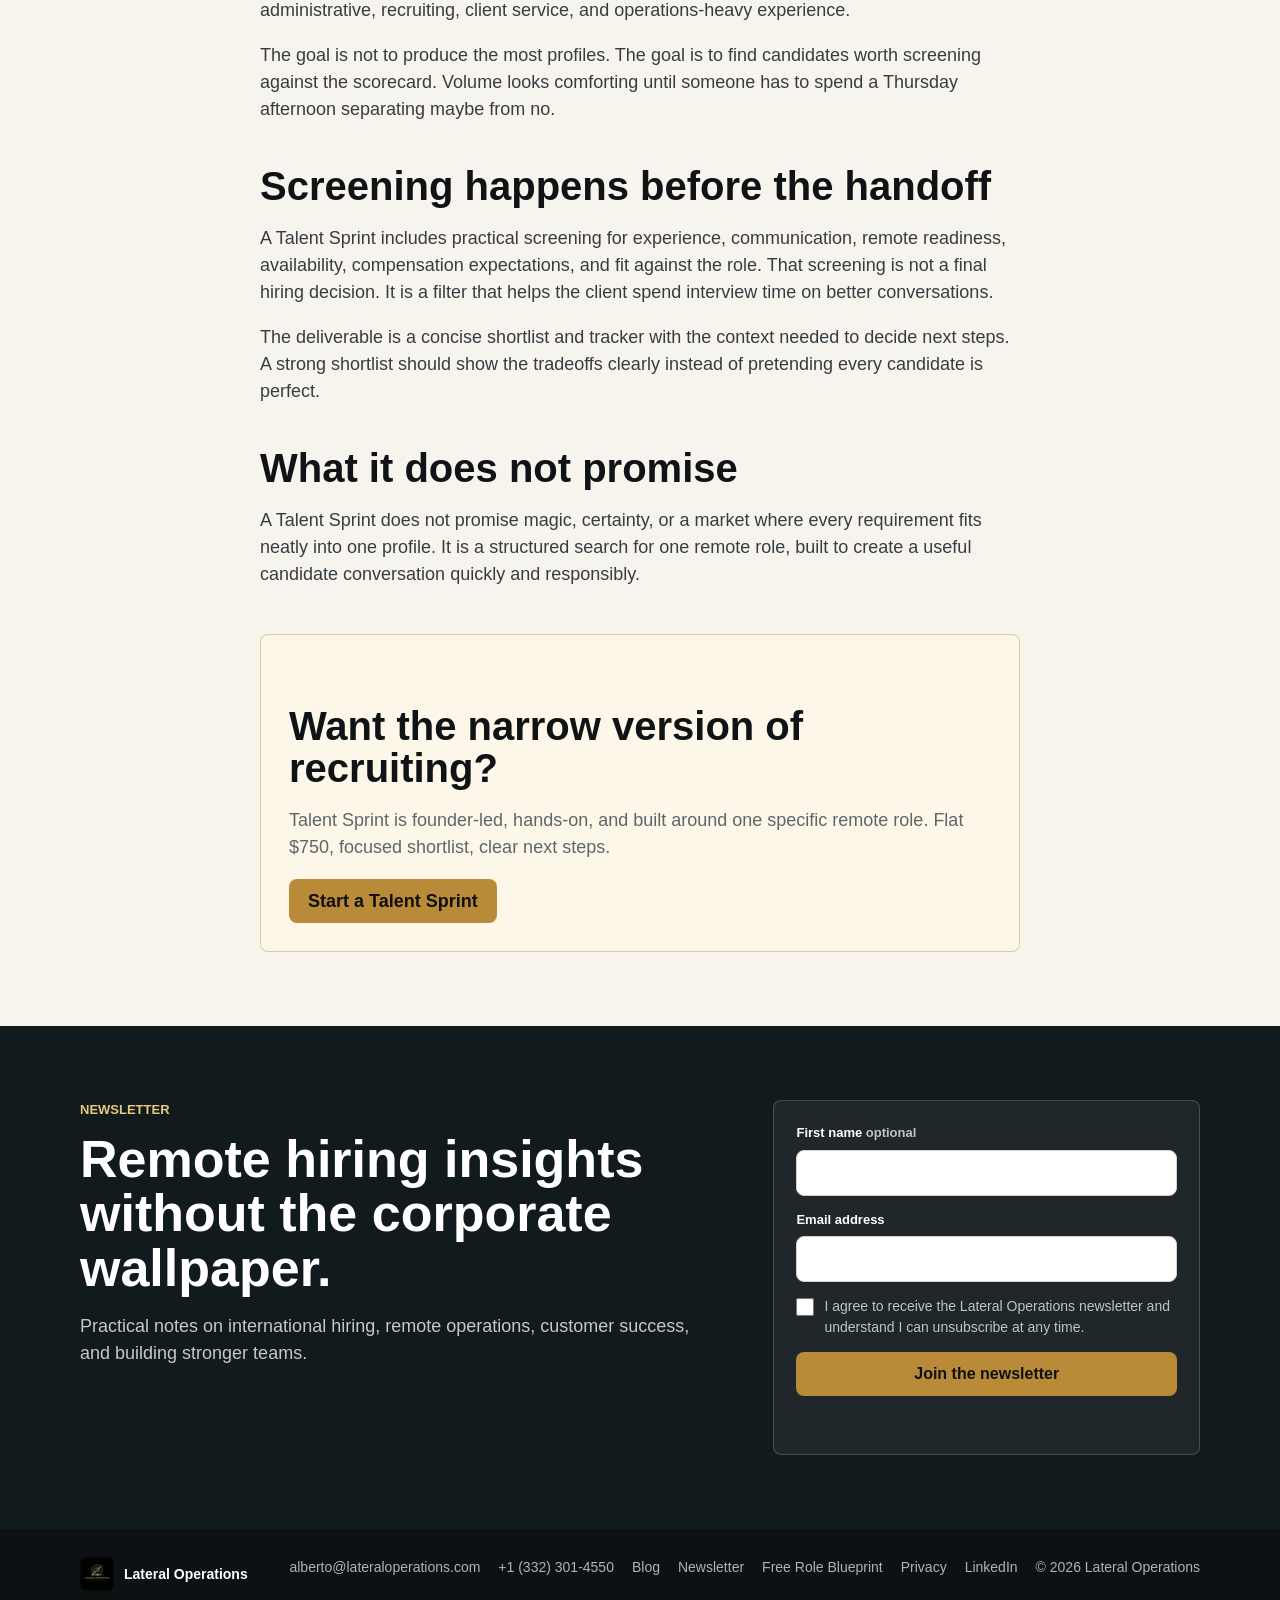
<file: blog/what-a-750-talent-sprint-actually-covers/index.html>
<!doctype html>
<html lang="en">
<head>
  <meta charset="utf-8">
  <meta name="viewport" content="width=device-width, initial-scale=1">
  <title>What a $750 Talent Sprint Actually Covers | Lateral Operations</title>
  <meta name="description" content="A $750 Talent Sprint covers role intake, scorecard creation, focused sourcing, practical screening, and a concise shortlist for one remote role.">
  <link rel="canonical" href="https://www.lateraloperations.com/blog/what-a-750-talent-sprint-actually-covers/">
  <meta property="og:title" content="What a $750 Talent Sprint Actually Covers">
  <meta property="og:description" content="A $750 Talent Sprint covers role intake, scorecard creation, focused sourcing, practical screening, and a concise shortlist for one remote role.">
  <meta property="og:url" content="https://www.lateraloperations.com/blog/what-a-750-talent-sprint-actually-covers/">
  <meta property="og:image" content="https://www.lateraloperations.com/assets/lateral-operations-hero.png">
  <meta property="og:type" content="article">
  <meta property="article:published_time" content="2026-07-23">
  <meta property="article:author" content="Alberto Vilchis">
  <meta property="article:section" content="Founder Operations">
  <meta name="twitter:card" content="summary_large_image">
  <meta name="twitter:title" content="What a $750 Talent Sprint Actually Covers">
  <meta name="twitter:description" content="A $750 Talent Sprint covers role intake, scorecard creation, focused sourcing, practical screening, and a concise shortlist for one remote role.">
  <meta name="twitter:image" content="https://www.lateraloperations.com/assets/lateral-operations-hero.png">
  <link rel="icon" href="../../assets/lateral-operations-logo.png" type="image/png">
  <link rel="alternate" type="application/rss+xml" title="Lateral Operations Blog" href="https://www.lateraloperations.com/rss.xml">
  <link rel="stylesheet" href="../../assets/site.css">
  <script type="application/ld+json">
  {
    "@context": "https://schema.org",
    "@type": "BlogPosting",
    "headline": "What a $750 Talent Sprint Actually Covers",
    "description": "A $750 Talent Sprint covers role intake, scorecard creation, focused sourcing, practical screening, and a concise shortlist for one remote role.",
    "datePublished": "2026-07-23",
    "dateModified": "2026-07-23",
    "author": {
      "@type": "Person",
      "name": "Alberto Vilchis"
    },
    "publisher": {
      "@type": "Organization",
      "name": "Lateral Operations",
      "logo": {
        "@type": "ImageObject",
        "url": "https://www.lateraloperations.com/assets/lateral-operations-logo.png"
      }
    },
    "mainEntityOfPage": "https://www.lateraloperations.com/blog/what-a-750-talent-sprint-actually-covers/"
  }
  </script>
</head>
<body>
  <header class="nav">
    <a class="brand" href="../../">
      <img class="brand-logo" src="../../assets/lateral-operations-logo.png" alt="Lateral Operations logo">
      <span class="brand-name">Lateral Operations</span>
    </a>
    <nav class="nav-links" aria-label="Main navigation">
      <a href="../">Blog</a>
      <a href="../../newsletter/">Newsletter</a>
      <a href="../../#included">Talent Sprint</a>
      <a href="../../role-blueprint/">Free Role Blueprint</a>
      <a class="nav-cta" href="https://calendar.app.google/tW24dFbjDKWzCcVLA" target="_blank" rel="noopener">Start a Talent Sprint</a>
    </nav>
  </header>

  <main>
    <section class="page-hero">
      <div class="section-inner page-hero-narrow">
        <span class="pill">Founder Operations</span>
        <h1>What a $750 Talent Sprint Actually Covers</h1>
        <p class="lead">The point of a Talent Sprint is not to make recruiting feel bigger. It is to make one remote search clearer, faster to evaluate, and easier to move through.</p>
        <div class="article-meta">
          <span>Published July 23, 2026</span>
          <span>Alberto Vilchis</span>
          <span>4 min read</span>
        </div>
      </div>
    </section>

    <section>
      <div class="article-shell">
        <article>
          <p>A $750 Talent Sprint is a focused recruiting project for one specific remote role. It is not a retained search, a staffing contract, or a volume-based candidate subscription wearing a nicer jacket. The value is in narrowing the search around the actual work and delivering a shortlist that is small enough to review carefully.</p>

          <p>That matters because many hiring problems are not sourcing problems at first. They are clarity problems. The job title says one thing, the day-to-day work says another, and the screening process is left to sort it out later. Later is expensive.</p>

          <h2>It starts with role intake</h2>
          <p>The first part of the sprint is defining the role in plain operational terms. What will the person own? Which tools will they use? Who will manage them? What schedule or time-zone overlap is required? What communication standard is reasonable for the work?</p>

          <p>This step is not bureaucracy. It protects the search from drifting into attractive but irrelevant candidates. A customer success coordinator, intake specialist, sales support hire, and operations assistant may all need strong communication, but they do not need the same screening lens.</p>

          <h2>The scorecard keeps the search honest</h2>
          <p>A practical scorecard turns the role into screening criteria: must-have experience, communication needs, remote readiness, availability, compensation alignment, customer exposure, tool familiarity, and any deal-breakers. It also separates what is required from what would simply be pleasant.</p>

          <p>That distinction matters. Nice-to-have requirements can quietly shrink the candidate pool or distract from the real operating need. The scorecard keeps the sprint pointed at fit, not wish-list decoration.</p>

          <h2>Focused sourcing replaces resume volume</h2>
          <p>The sourcing phase looks for candidates who match the role, not anyone with a loosely related title. For remote business roles, that may include customer success, sales support, intake, administrative, recruiting, client service, and operations-heavy experience.</p>

          <p>The goal is not to produce the most profiles. The goal is to find candidates worth screening against the scorecard. Volume looks comforting until someone has to spend a Thursday afternoon separating maybe from no.</p>

          <h2>Screening happens before the handoff</h2>
          <p>A Talent Sprint includes practical screening for experience, communication, remote readiness, availability, compensation expectations, and fit against the role. That screening is not a final hiring decision. It is a filter that helps the client spend interview time on better conversations.</p>

          <p>The deliverable is a concise shortlist and tracker with the context needed to decide next steps. A strong shortlist should show the tradeoffs clearly instead of pretending every candidate is perfect.</p>

          <h2>What it does not promise</h2>
          <p>A Talent Sprint does not promise magic, certainty, or a market where every requirement fits neatly into one profile. It is a structured search for one remote role, built to create a useful candidate conversation quickly and responsibly.</p>

          <div class="article-cta">
            <h2>Want the narrow version of recruiting?</h2>
            <p>Talent Sprint is founder-led, hands-on, and built around one specific remote role. Flat $750, focused shortlist, clear next steps.</p>
            <a class="button primary" href="https://calendar.app.google/tW24dFbjDKWzCcVLA" target="_blank" rel="noopener">Start a Talent Sprint</a>
          </div>
        </article>
      </div>
    </section>

    <section class="newsletter-band" aria-labelledby="article-newsletter-heading">
      <div class="section-inner newsletter-grid">
        <div>
          <div class="section-kicker">Newsletter</div>
          <h2 id="article-newsletter-heading">Remote hiring insights without the corporate wallpaper.</h2>
          <p class="lead">Practical notes on international hiring, remote operations, customer success, and building stronger teams.</p>
        </div>
        <form class="newsletter-form" data-newsletter-form novalidate>
          <input type="text" name="website" tabindex="-1" autocomplete="off" class="form-hp" aria-hidden="true">
          <input type="hidden" name="formStartedAt" data-form-started-at>
          <div class="form-row">
            <label for="article-two-first-name">First name <span>optional</span></label>
            <input id="article-two-first-name" name="firstName" type="text" autocomplete="given-name">
          </div>
          <div class="form-row">
            <label for="article-two-email">Email address</label>
            <input id="article-two-email" name="email" type="email" autocomplete="email" required>
          </div>
          <label class="consent-row">
            <input name="consent" type="checkbox" required>
            <span>I agree to receive the Lateral Operations newsletter and understand I can unsubscribe at any time.</span>
          </label>
          <button class="button primary" type="submit">Join the newsletter</button>
          <p class="form-message" data-form-message role="status" aria-live="polite"></p>
        </form>
      </div>
    </section>
  </main>

  <footer>
    <div class="section-inner">
      <span class="footer-brand">
        <img class="footer-logo" src="../../assets/lateral-operations-logo.png" alt="" aria-hidden="true">
        <span>Lateral Operations</span>
      </span>
      <div class="footer-links">
        <a href="mailto:alberto@lateraloperations.com?subject=Talent%20Sprint%20Inquiry">alberto@lateraloperations.com</a>
        <a href="tel:+13323014550">+1 (332) 301-4550</a>
        <a href="../">Blog</a>
        <a href="../../newsletter/">Newsletter</a>
        <a href="../../role-blueprint/">Free Role Blueprint</a>
        <a href="../../privacy/">Privacy</a>
        <a href="https://www.linkedin.com/company/lateral-operations/" target="_blank" rel="noopener">LinkedIn</a>
        <span>&copy; 2026 Lateral Operations</span>
      </div>
    </div>
  </footer>
  <script src="../../assets/newsletter.js" defer></script>
</body>
</html>
</file>
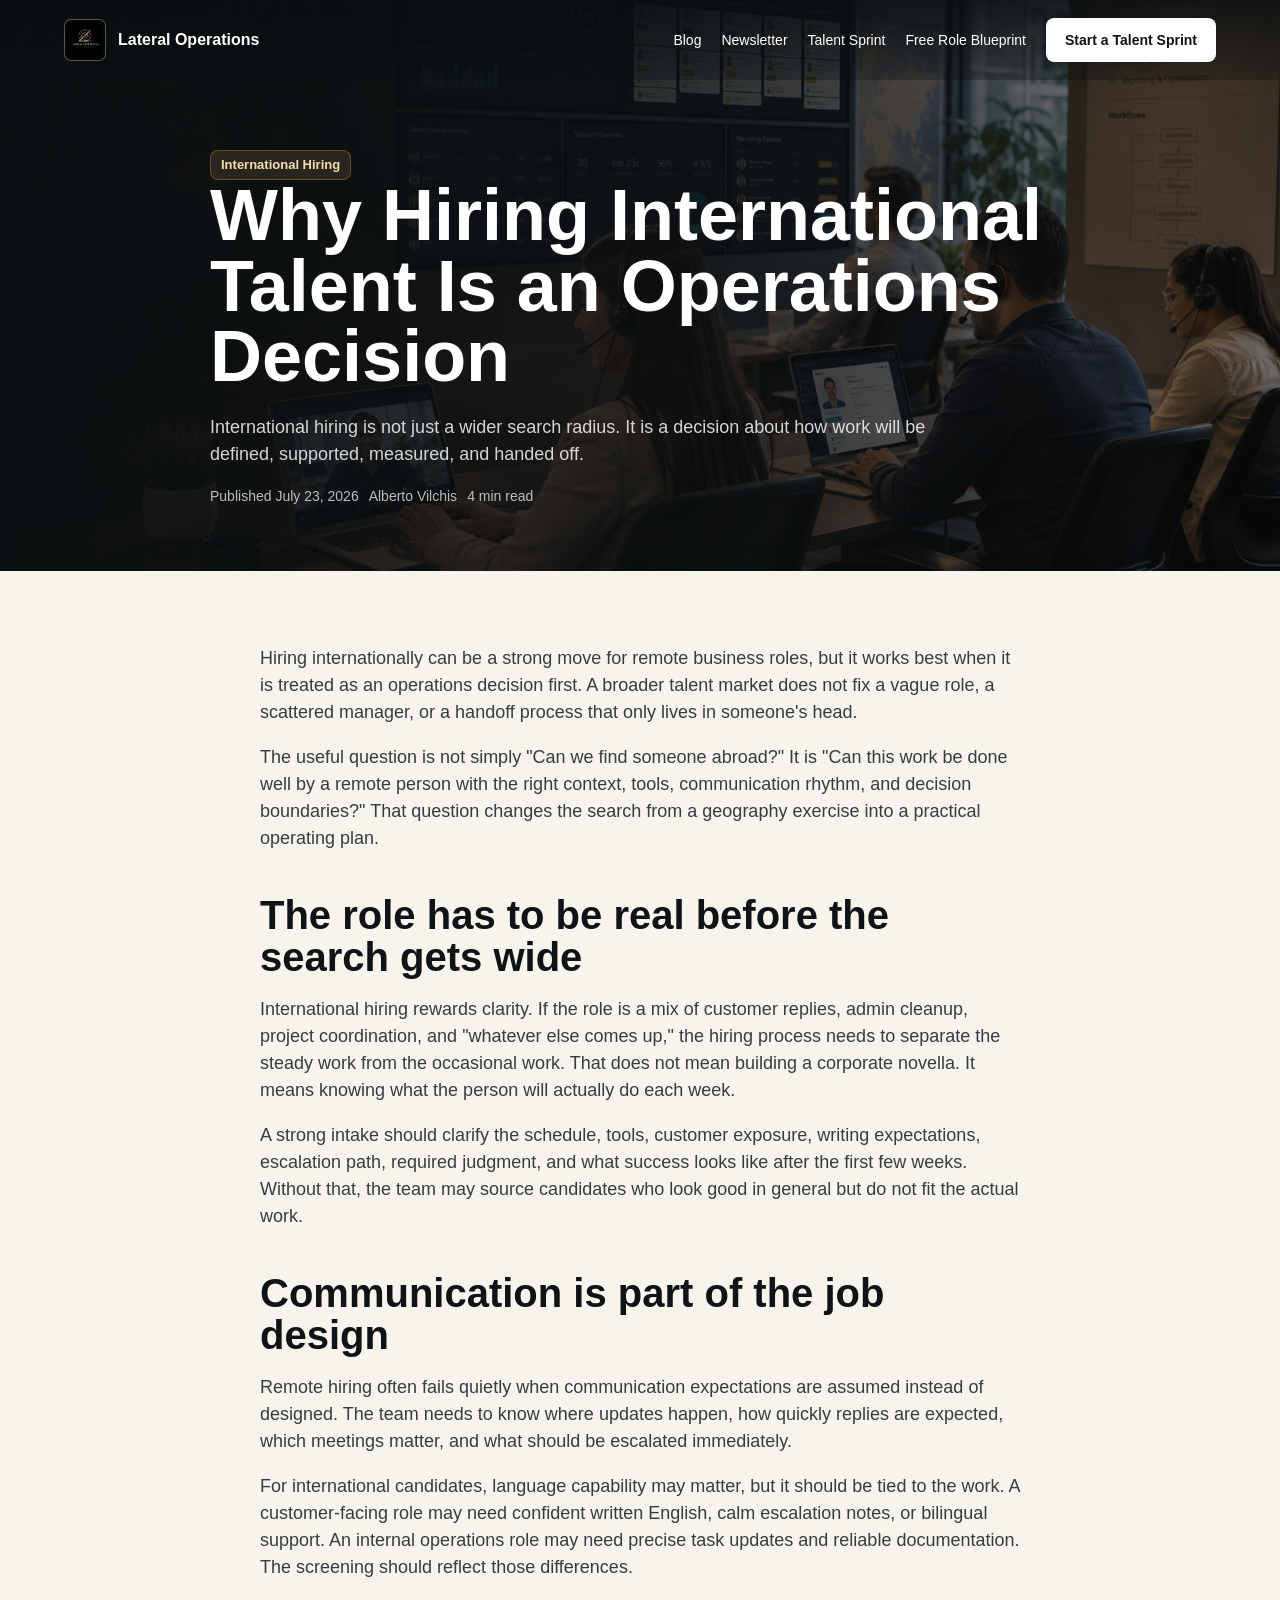
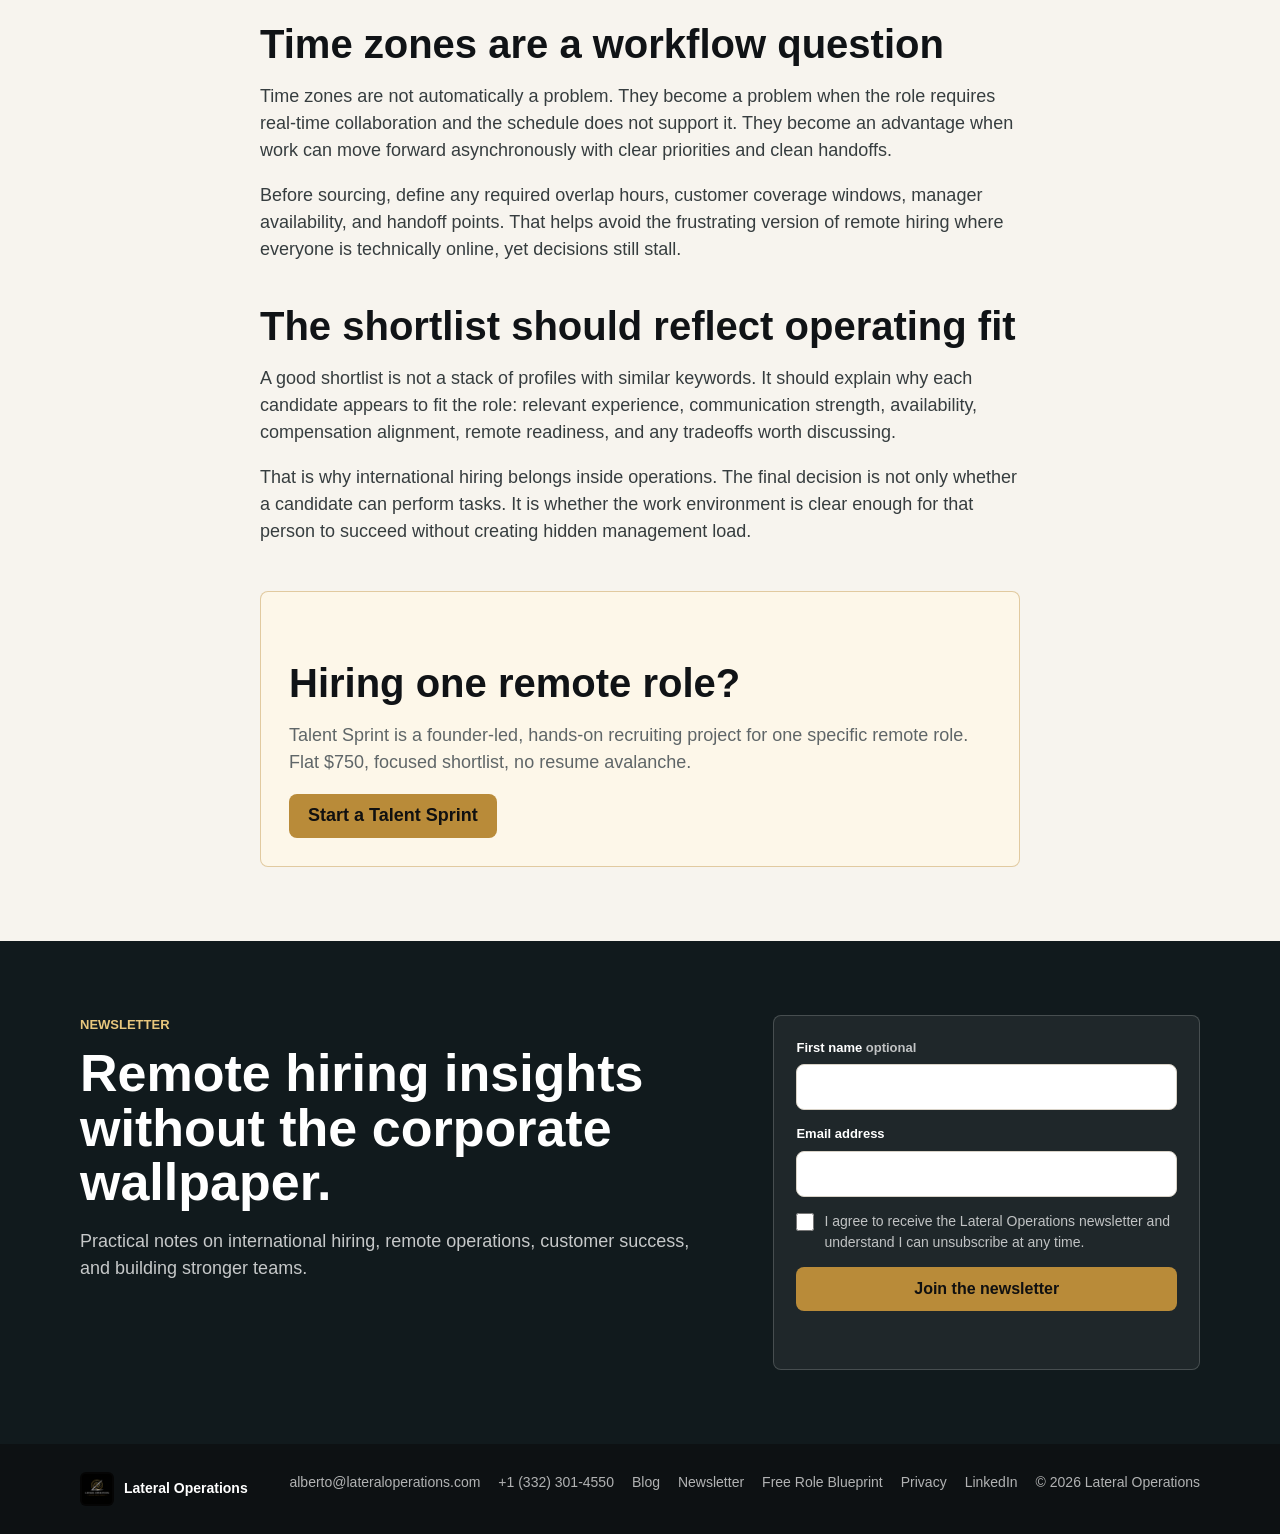
<file: blog/why-hiring-international-talent-is-an-operations-decision/index.html>
<!doctype html>
<html lang="en">
<head>
  <meta charset="utf-8">
  <meta name="viewport" content="width=device-width, initial-scale=1">
  <title>Why Hiring International Talent Is an Operations Decision | Lateral Operations</title>
  <meta name="description" content="International hiring works best when role clarity, communication rhythm, tools, and handoffs are designed before sourcing starts.">
  <link rel="canonical" href="https://www.lateraloperations.com/blog/why-hiring-international-talent-is-an-operations-decision/">
  <meta property="og:title" content="Why Hiring International Talent Is an Operations Decision">
  <meta property="og:description" content="International hiring works best when role clarity, communication rhythm, tools, and handoffs are designed before sourcing starts.">
  <meta property="og:url" content="https://www.lateraloperations.com/blog/why-hiring-international-talent-is-an-operations-decision/">
  <meta property="og:image" content="https://www.lateraloperations.com/assets/lateral-operations-hero.png">
  <meta property="og:type" content="article">
  <meta property="article:published_time" content="2026-07-23">
  <meta property="article:author" content="Alberto Vilchis">
  <meta property="article:section" content="International Hiring">
  <meta name="twitter:card" content="summary_large_image">
  <meta name="twitter:title" content="Why Hiring International Talent Is an Operations Decision">
  <meta name="twitter:description" content="International hiring works best when role clarity, communication rhythm, tools, and handoffs are designed before sourcing starts.">
  <meta name="twitter:image" content="https://www.lateraloperations.com/assets/lateral-operations-hero.png">
  <link rel="icon" href="../../assets/lateral-operations-logo.png" type="image/png">
  <link rel="alternate" type="application/rss+xml" title="Lateral Operations Blog" href="https://www.lateraloperations.com/rss.xml">
  <link rel="stylesheet" href="../../assets/site.css">
  <script type="application/ld+json">
  {
    "@context": "https://schema.org",
    "@type": "BlogPosting",
    "headline": "Why Hiring International Talent Is an Operations Decision",
    "description": "International hiring works best when role clarity, communication rhythm, tools, and handoffs are designed before sourcing starts.",
    "datePublished": "2026-07-23",
    "dateModified": "2026-07-23",
    "author": {
      "@type": "Person",
      "name": "Alberto Vilchis"
    },
    "publisher": {
      "@type": "Organization",
      "name": "Lateral Operations",
      "logo": {
        "@type": "ImageObject",
        "url": "https://www.lateraloperations.com/assets/lateral-operations-logo.png"
      }
    },
    "mainEntityOfPage": "https://www.lateraloperations.com/blog/why-hiring-international-talent-is-an-operations-decision/"
  }
  </script>
</head>
<body>
  <header class="nav">
    <a class="brand" href="../../">
      <img class="brand-logo" src="../../assets/lateral-operations-logo.png" alt="Lateral Operations logo">
      <span class="brand-name">Lateral Operations</span>
    </a>
    <nav class="nav-links" aria-label="Main navigation">
      <a href="../">Blog</a>
      <a href="../../newsletter/">Newsletter</a>
      <a href="../../#included">Talent Sprint</a>
      <a href="../../role-blueprint/">Free Role Blueprint</a>
      <a class="nav-cta" href="https://calendar.app.google/tW24dFbjDKWzCcVLA" target="_blank" rel="noopener">Start a Talent Sprint</a>
    </nav>
  </header>

  <main>
    <section class="page-hero">
      <div class="section-inner page-hero-narrow">
        <span class="pill">International Hiring</span>
        <h1>Why Hiring International Talent Is an Operations Decision</h1>
        <p class="lead">International hiring is not just a wider search radius. It is a decision about how work will be defined, supported, measured, and handed off.</p>
        <div class="article-meta">
          <span>Published July 23, 2026</span>
          <span>Alberto Vilchis</span>
          <span>4 min read</span>
        </div>
      </div>
    </section>

    <section>
      <div class="article-shell">
        <article>
          <p>Hiring internationally can be a strong move for remote business roles, but it works best when it is treated as an operations decision first. A broader talent market does not fix a vague role, a scattered manager, or a handoff process that only lives in someone's head.</p>

          <p>The useful question is not simply "Can we find someone abroad?" It is "Can this work be done well by a remote person with the right context, tools, communication rhythm, and decision boundaries?" That question changes the search from a geography exercise into a practical operating plan.</p>

          <h2>The role has to be real before the search gets wide</h2>
          <p>International hiring rewards clarity. If the role is a mix of customer replies, admin cleanup, project coordination, and "whatever else comes up," the hiring process needs to separate the steady work from the occasional work. That does not mean building a corporate novella. It means knowing what the person will actually do each week.</p>

          <p>A strong intake should clarify the schedule, tools, customer exposure, writing expectations, escalation path, required judgment, and what success looks like after the first few weeks. Without that, the team may source candidates who look good in general but do not fit the actual work.</p>

          <h2>Communication is part of the job design</h2>
          <p>Remote hiring often fails quietly when communication expectations are assumed instead of designed. The team needs to know where updates happen, how quickly replies are expected, which meetings matter, and what should be escalated immediately.</p>

          <p>For international candidates, language capability may matter, but it should be tied to the work. A customer-facing role may need confident written English, calm escalation notes, or bilingual support. An internal operations role may need precise task updates and reliable documentation. The screening should reflect those differences.</p>

          <h2>Time zones are a workflow question</h2>
          <p>Time zones are not automatically a problem. They become a problem when the role requires real-time collaboration and the schedule does not support it. They become an advantage when work can move forward asynchronously with clear priorities and clean handoffs.</p>

          <p>Before sourcing, define any required overlap hours, customer coverage windows, manager availability, and handoff points. That helps avoid the frustrating version of remote hiring where everyone is technically online, yet decisions still stall.</p>

          <h2>The shortlist should reflect operating fit</h2>
          <p>A good shortlist is not a stack of profiles with similar keywords. It should explain why each candidate appears to fit the role: relevant experience, communication strength, availability, compensation alignment, remote readiness, and any tradeoffs worth discussing.</p>

          <p>That is why international hiring belongs inside operations. The final decision is not only whether a candidate can perform tasks. It is whether the work environment is clear enough for that person to succeed without creating hidden management load.</p>

          <div class="article-cta">
            <h2>Hiring one remote role?</h2>
            <p>Talent Sprint is a founder-led, hands-on recruiting project for one specific remote role. Flat $750, focused shortlist, no resume avalanche.</p>
            <a class="button primary" href="https://calendar.app.google/tW24dFbjDKWzCcVLA" target="_blank" rel="noopener">Start a Talent Sprint</a>
          </div>
        </article>
      </div>
    </section>

    <section class="newsletter-band" aria-labelledby="article-newsletter-heading">
      <div class="section-inner newsletter-grid">
        <div>
          <div class="section-kicker">Newsletter</div>
          <h2 id="article-newsletter-heading">Remote hiring insights without the corporate wallpaper.</h2>
          <p class="lead">Practical notes on international hiring, remote operations, customer success, and building stronger teams.</p>
        </div>
        <form class="newsletter-form" data-newsletter-form novalidate>
          <input type="text" name="website" tabindex="-1" autocomplete="off" class="form-hp" aria-hidden="true">
          <input type="hidden" name="formStartedAt" data-form-started-at>
          <div class="form-row">
            <label for="article-one-first-name">First name <span>optional</span></label>
            <input id="article-one-first-name" name="firstName" type="text" autocomplete="given-name">
          </div>
          <div class="form-row">
            <label for="article-one-email">Email address</label>
            <input id="article-one-email" name="email" type="email" autocomplete="email" required>
          </div>
          <label class="consent-row">
            <input name="consent" type="checkbox" required>
            <span>I agree to receive the Lateral Operations newsletter and understand I can unsubscribe at any time.</span>
          </label>
          <button class="button primary" type="submit">Join the newsletter</button>
          <p class="form-message" data-form-message role="status" aria-live="polite"></p>
        </form>
      </div>
    </section>
  </main>

  <footer>
    <div class="section-inner">
      <span class="footer-brand">
        <img class="footer-logo" src="../../assets/lateral-operations-logo.png" alt="" aria-hidden="true">
        <span>Lateral Operations</span>
      </span>
      <div class="footer-links">
        <a href="mailto:alberto@lateraloperations.com?subject=Talent%20Sprint%20Inquiry">alberto@lateraloperations.com</a>
        <a href="tel:+13323014550">+1 (332) 301-4550</a>
        <a href="../">Blog</a>
        <a href="../../newsletter/">Newsletter</a>
        <a href="../../role-blueprint/">Free Role Blueprint</a>
        <a href="../../privacy/">Privacy</a>
        <a href="https://www.linkedin.com/company/lateral-operations/" target="_blank" rel="noopener">LinkedIn</a>
        <span>&copy; 2026 Lateral Operations</span>
      </div>
    </div>
  </footer>
  <script src="../../assets/newsletter.js" defer></script>
</body>
</html>
</file>
<file: assets/site.css>
:root {
  --ink: #101316;
  --paper: #f7f4ee;
  --panel: #ffffff;
  --line: #d8d2c7;
  --muted: #5f6668;
  --gold: #b98b39;
  --teal: #196f73;
  --blue: #234e70;
  --dark: #111a1d;
  --silver: #c8c8c4;
  --radius: 8px;
}

* {
  box-sizing: border-box;
}

html {
  scroll-behavior: smooth;
}

body {
  margin: 0;
  font-family: Arial, Helvetica, sans-serif;
  color: var(--ink);
  background: var(--paper);
  line-height: 1.5;
}

a {
  color: inherit;
  text-decoration: none;
}

a:hover,
a:focus-visible {
  text-decoration: underline;
  text-underline-offset: 4px;
}

button,
input,
select,
textarea {
  font: inherit;
}

input,
select,
textarea {
  width: 100%;
  min-height: 44px;
  border: 1px solid var(--line);
  border-radius: var(--radius);
  padding: 10px 12px;
  color: var(--ink);
  background: #fff;
}

input:focus-visible,
select:focus-visible,
textarea:focus-visible,
button:focus-visible,
a:focus-visible {
  outline: 3px solid rgba(232, 199, 125, .78);
  outline-offset: 3px;
}

textarea {
  resize: vertical;
}

.nav {
  position: fixed;
  z-index: 10;
  top: 0;
  left: 0;
  right: 0;
  display: flex;
  align-items: center;
  justify-content: space-between;
  gap: 24px;
  padding: 18px clamp(18px, 5vw, 64px);
  color: #fff;
  background: linear-gradient(180deg, rgba(10, 14, 16, .82), rgba(10, 14, 16, .3));
}

.brand {
  display: flex;
  align-items: center;
  gap: 12px;
  font-weight: 700;
}

.brand-logo {
  width: 42px;
  height: 42px;
  border: 1px solid rgba(255, 255, 255, .32);
  border-radius: 7px;
  object-fit: contain;
  background: #050505;
  padding: 3px;
  display: block;
  flex: 0 0 auto;
}

.nav-links {
  display: flex;
  align-items: center;
  gap: 20px;
  font-size: 14px;
}

.nav-cta,
.button {
  display: inline-flex;
  align-items: center;
  justify-content: center;
  min-height: 44px;
  padding: 0 18px;
  border: 1px solid transparent;
  border-radius: var(--radius);
  font-weight: 700;
  white-space: nowrap;
  cursor: pointer;
}

.nav-cta {
  background: #fff;
  color: var(--ink);
}

.button.primary {
  background: var(--gold);
  color: #101010;
}

.button.secondary {
  border-color: rgba(255, 255, 255, .36);
  color: #fff;
  background: rgba(255, 255, 255, .08);
}

.button.secondary.dark {
  border-color: rgba(17, 26, 29, .28);
  color: var(--ink);
  background: #fff;
}

.button:disabled,
.footer-newsletter button:disabled {
  cursor: wait;
  opacity: .68;
}

section {
  padding: 74px clamp(20px, 5vw, 72px);
}

.section-inner {
  width: min(1120px, 100%);
  margin: 0 auto;
}

.section-kicker {
  color: var(--teal);
  font-size: 13px;
  font-weight: 800;
  text-transform: uppercase;
  margin-bottom: 12px;
}

h1,
h2,
h3,
p {
  margin-top: 0;
}

h1 {
  font-size: clamp(40px, 7vw, 72px);
  line-height: .98;
  letter-spacing: 0;
  margin-bottom: 22px;
}

h2 {
  font-size: clamp(31px, 4.8vw, 52px);
  line-height: 1.05;
  letter-spacing: 0;
  margin-bottom: 18px;
}

h3 {
  font-size: 20px;
  margin-bottom: 8px;
}

.lead {
  color: var(--muted);
  font-size: 18px;
  max-width: 760px;
}

.page-hero {
  color: #fff;
  background:
    linear-gradient(90deg, rgba(12, 15, 17, .96) 0%, rgba(12, 15, 17, .82) 54%, rgba(12, 15, 17, .5) 100%),
    url("lateral-operations-hero.png") center / cover no-repeat;
  padding-top: 150px;
  padding-bottom: 64px;
}

.page-hero .section-kicker {
  color: #e8c77d;
}

.page-hero .lead,
.page-hero p {
  color: rgba(255, 255, 255, .82);
}

.page-hero-narrow {
  width: min(860px, 100%);
}

.meta-row,
.article-meta {
  display: flex;
  flex-wrap: wrap;
  gap: 10px;
  color: var(--muted);
  font-size: 14px;
}

.page-hero .meta-row,
.page-hero .article-meta {
  color: rgba(255, 255, 255, .72);
}

.pill {
  display: inline-flex;
  align-items: center;
  min-height: 30px;
  padding: 4px 10px;
  border: 1px solid rgba(185, 139, 57, .42);
  border-radius: var(--radius);
  background: #fdf7e9;
  color: var(--ink);
  font-size: 13px;
  font-weight: 700;
}

.page-hero .pill {
  background: rgba(232, 199, 125, .12);
  color: #f5dfad;
}

.blog-list {
  display: grid;
  grid-template-columns: repeat(3, minmax(0, 1fr));
  gap: 16px;
  margin-top: 28px;
}

.post-card,
.newsletter-form,
.simple-card {
  background: var(--panel);
  border: 1px solid var(--line);
  border-radius: var(--radius);
  padding: 22px;
}

.post-card {
  display: flex;
  flex-direction: column;
  gap: 12px;
}

.post-card p {
  color: var(--muted);
  margin-bottom: 0;
}

.post-card .read-link {
  margin-top: auto;
  color: var(--ink);
  font-weight: 800;
}

.category-grid {
  display: grid;
  grid-template-columns: repeat(5, minmax(0, 1fr));
  gap: 10px;
  margin-top: 24px;
}

.category-grid span {
  padding: 12px 14px;
  border: 1px solid var(--line);
  border-radius: var(--radius);
  background: #fdfbf7;
  color: var(--ink);
  font-size: 14px;
  font-weight: 700;
}

.newsletter-band {
  background: #111a1d;
  color: #fff;
}

.newsletter-band .section-kicker {
  color: #e8c77d;
}

.newsletter-band .lead {
  color: rgba(255, 255, 255, .76);
}

.newsletter-grid {
  display: grid;
  grid-template-columns: minmax(0, .95fr) minmax(320px, .65fr);
  gap: clamp(28px, 6vw, 70px);
  align-items: start;
}

.newsletter-form {
  display: grid;
  gap: 14px;
}

.newsletter-band .newsletter-form {
  background: rgba(255, 255, 255, .06);
  border-color: rgba(255, 255, 255, .18);
}

.form-row {
  display: grid;
  gap: 7px;
}

.form-row label,
.footer-newsletter label {
  font-size: 13px;
  font-weight: 800;
}

.form-row label span {
  color: var(--muted);
  font-weight: 700;
}

.newsletter-band .form-row label span,
.newsletter-band .privacy-note,
.newsletter-band .consent-row,
.newsletter-band .form-message {
  color: rgba(255, 255, 255, .72);
}

.consent-row,
.footer-consent {
  display: grid;
  grid-template-columns: 18px minmax(0, 1fr);
  gap: 10px;
  align-items: start;
  color: var(--muted);
  font-size: 14px;
}

.consent-row input,
.footer-consent input {
  width: 18px;
  min-height: 18px;
  margin: 2px 0 0;
}

.form-hp {
  position: absolute;
  left: -9999px;
  width: 1px;
  height: 1px;
  opacity: 0;
}

.form-message {
  min-height: 22px;
  margin: 0;
  color: var(--muted);
  font-size: 14px;
}

.form-message.is-error {
  color: #8b1e1e;
}

.form-message.is-success {
  color: #0f6a3b;
}

.newsletter-band .form-message.is-error {
  color: #ffb4a8;
}

.newsletter-band .form-message.is-success {
  color: #a7e4bd;
}

.privacy-note {
  margin: 0;
  color: var(--muted);
  font-size: 13px;
}

.article-shell {
  width: min(760px, 100%);
  margin: 0 auto;
}

.article-shell article {
  font-size: 18px;
}

.article-shell p,
.article-shell li {
  color: #363d3f;
}

.article-shell h2 {
  margin-top: 42px;
  font-size: clamp(28px, 4vw, 40px);
}

.article-shell ul {
  padding-left: 22px;
}

.article-cta {
  margin-top: 46px;
  padding: 28px;
  border: 1px solid rgba(185, 139, 57, .42);
  border-radius: var(--radius);
  background: #fdf7e9;
}

.article-cta p {
  color: var(--muted);
}

.related-band {
  background: #fff;
}

.privacy-layout {
  display: grid;
  gap: 18px;
}

.role-blueprint-hero .cta-actions {
  margin-top: 28px;
}

.blueprint-shell {
  background: #f7f4ee;
}

.blueprint-intro {
  display: grid;
  grid-template-columns: minmax(0, 1fr) auto;
  gap: 24px;
  align-items: start;
  margin-bottom: 28px;
}

.step-progress {
  display: grid;
  grid-template-columns: repeat(4, minmax(0, 1fr));
  gap: 8px;
  margin: 0;
  padding: 0;
  list-style: none;
  min-width: min(520px, 100%);
}

.step-progress li {
  border: 1px solid var(--line);
  border-radius: var(--radius);
  padding: 10px 12px;
  background: #fff;
  color: var(--muted);
  font-size: 13px;
  font-weight: 800;
  text-align: center;
}

.step-progress li.is-active {
  border-color: rgba(185, 139, 57, .7);
  background: #fdf7e9;
  color: var(--ink);
}

.blueprint-form,
.blueprint-step {
  display: grid;
  gap: 18px;
}

.blueprint-step {
  border: 1px solid var(--line);
  border-radius: var(--radius);
  padding: clamp(20px, 4vw, 34px);
  background: #fff;
}

.blueprint-step[hidden] {
  display: none;
}

.form-grid {
  display: grid;
  gap: 16px;
}

.two-columns {
  grid-template-columns: repeat(2, minmax(0, 1fr));
}

.field-warning {
  margin: 0 0 6px;
  color: #8b1e1e;
  font-size: 13px;
  font-weight: 700;
}

.form-actions,
.report-actions,
.cta-actions {
  display: flex;
  flex-wrap: wrap;
  gap: 12px;
  align-items: center;
}

.diagnosis-panel,
.blueprint-report {
  display: grid;
  gap: 16px;
}

.score-meter {
  display: flex;
  align-items: baseline;
  gap: 14px;
  padding: 20px;
  border: 1px solid rgba(185, 139, 57, .5);
  border-radius: var(--radius);
  background: #fdf7e9;
}

.score-number {
  color: var(--ink);
  font-size: clamp(48px, 9vw, 76px);
  font-weight: 900;
  line-height: .9;
}

.score-label,
.score-explanation {
  color: var(--muted);
}

.diagnosis-block,
.report-section,
.report-cta {
  border: 1px solid var(--line);
  border-radius: var(--radius);
  padding: 18px;
  background: #fdfbf7;
}

.diagnosis-block ul,
.report-section ul {
  margin: 0;
  padding-left: 21px;
}

.diagnosis-block li,
.report-section li {
  margin: 7px 0;
}

.report-topline {
  display: flex;
  justify-content: space-between;
  align-items: start;
  gap: 20px;
  flex-wrap: wrap;
}

.delivery-status {
  display: grid;
  gap: 8px;
  margin: 0;
  padding: 0;
  list-style: none;
}

.delivery-status li {
  border-radius: var(--radius);
  padding: 10px 12px;
  font-weight: 700;
}

.status-ok {
  background: #e8f5ed;
  color: #0f6a3b;
}

.status-warn {
  background: #fff0dd;
  color: #7c4300;
}

.status-note {
  background: #eef3f4;
  color: #334044;
}

.report-cta {
  background: #111a1d;
  color: #fff;
}

.report-cta p {
  color: rgba(255, 255, 255, .76);
}

footer {
  padding: 28px clamp(20px, 5vw, 72px);
  background: #0d1113;
  color: rgba(255, 255, 255, .68);
  font-size: 14px;
}

footer .section-inner {
  display: flex;
  align-items: start;
  justify-content: space-between;
  gap: 22px;
  flex-wrap: wrap;
}

.footer-brand {
  display: flex;
  align-items: center;
  gap: 10px;
  font-weight: 700;
  color: #fff;
}

.footer-logo {
  width: 34px;
  height: 34px;
  border-radius: 6px;
  object-fit: contain;
  background: #050505;
  padding: 2px;
}

.footer-links {
  display: flex;
  align-items: center;
  gap: 18px;
  flex-wrap: wrap;
}

.footer-newsletter {
  width: min(360px, 100%);
  display: grid;
  gap: 8px;
}

.footer-form-row {
  display: grid;
  grid-template-columns: minmax(0, 1fr) auto;
  gap: 8px;
}

.footer-newsletter input {
  min-height: 40px;
}

.footer-newsletter button {
  min-height: 40px;
  border: 0;
  border-radius: var(--radius);
  padding: 0 14px;
  background: var(--gold);
  color: #101010;
  font-weight: 800;
  cursor: pointer;
}

.footer-consent {
  color: rgba(255, 255, 255, .68);
  font-size: 12px;
}

@media (max-width: 960px) {
  .nav {
    position: absolute;
  }

  .nav-links {
    display: none;
  }

  .blog-list,
  .newsletter-grid,
  .category-grid,
  .blueprint-intro,
  .two-columns {
    grid-template-columns: 1fr;
  }

  .step-progress {
    min-width: 0;
  }
}

@media (max-width: 560px) {
  .brand-name {
    display: none;
  }

  section {
    padding-top: 58px;
    padding-bottom: 58px;
  }

  .page-hero {
    padding-top: 118px;
  }

  .button {
    width: 100%;
  }

  .footer-form-row {
    grid-template-columns: 1fr;
  }

  .step-progress {
    grid-template-columns: repeat(2, minmax(0, 1fr));
  }

  .report-actions,
  .form-actions {
    align-items: stretch;
  }
}

@media print {
  .nav,
  .page-hero,
  .blueprint-intro,
  .form-actions,
  .report-actions,
  footer,
  [data-blueprint-message],
  [data-newsletter-status] {
    display: none !important;
  }

  body {
    background: #fff;
    color: #000;
  }

  section,
  .blueprint-shell {
    padding: 0;
  }

  .blueprint-step,
  .report-section,
  .report-cta,
  .diagnosis-block {
    border-color: #bbb;
    background: #fff;
    break-inside: avoid;
  }

  .blueprint-step[hidden] {
    display: block;
  }

  .report-cta {
    color: #000;
  }

  .report-cta p {
    color: #000;
  }
}
</file>
